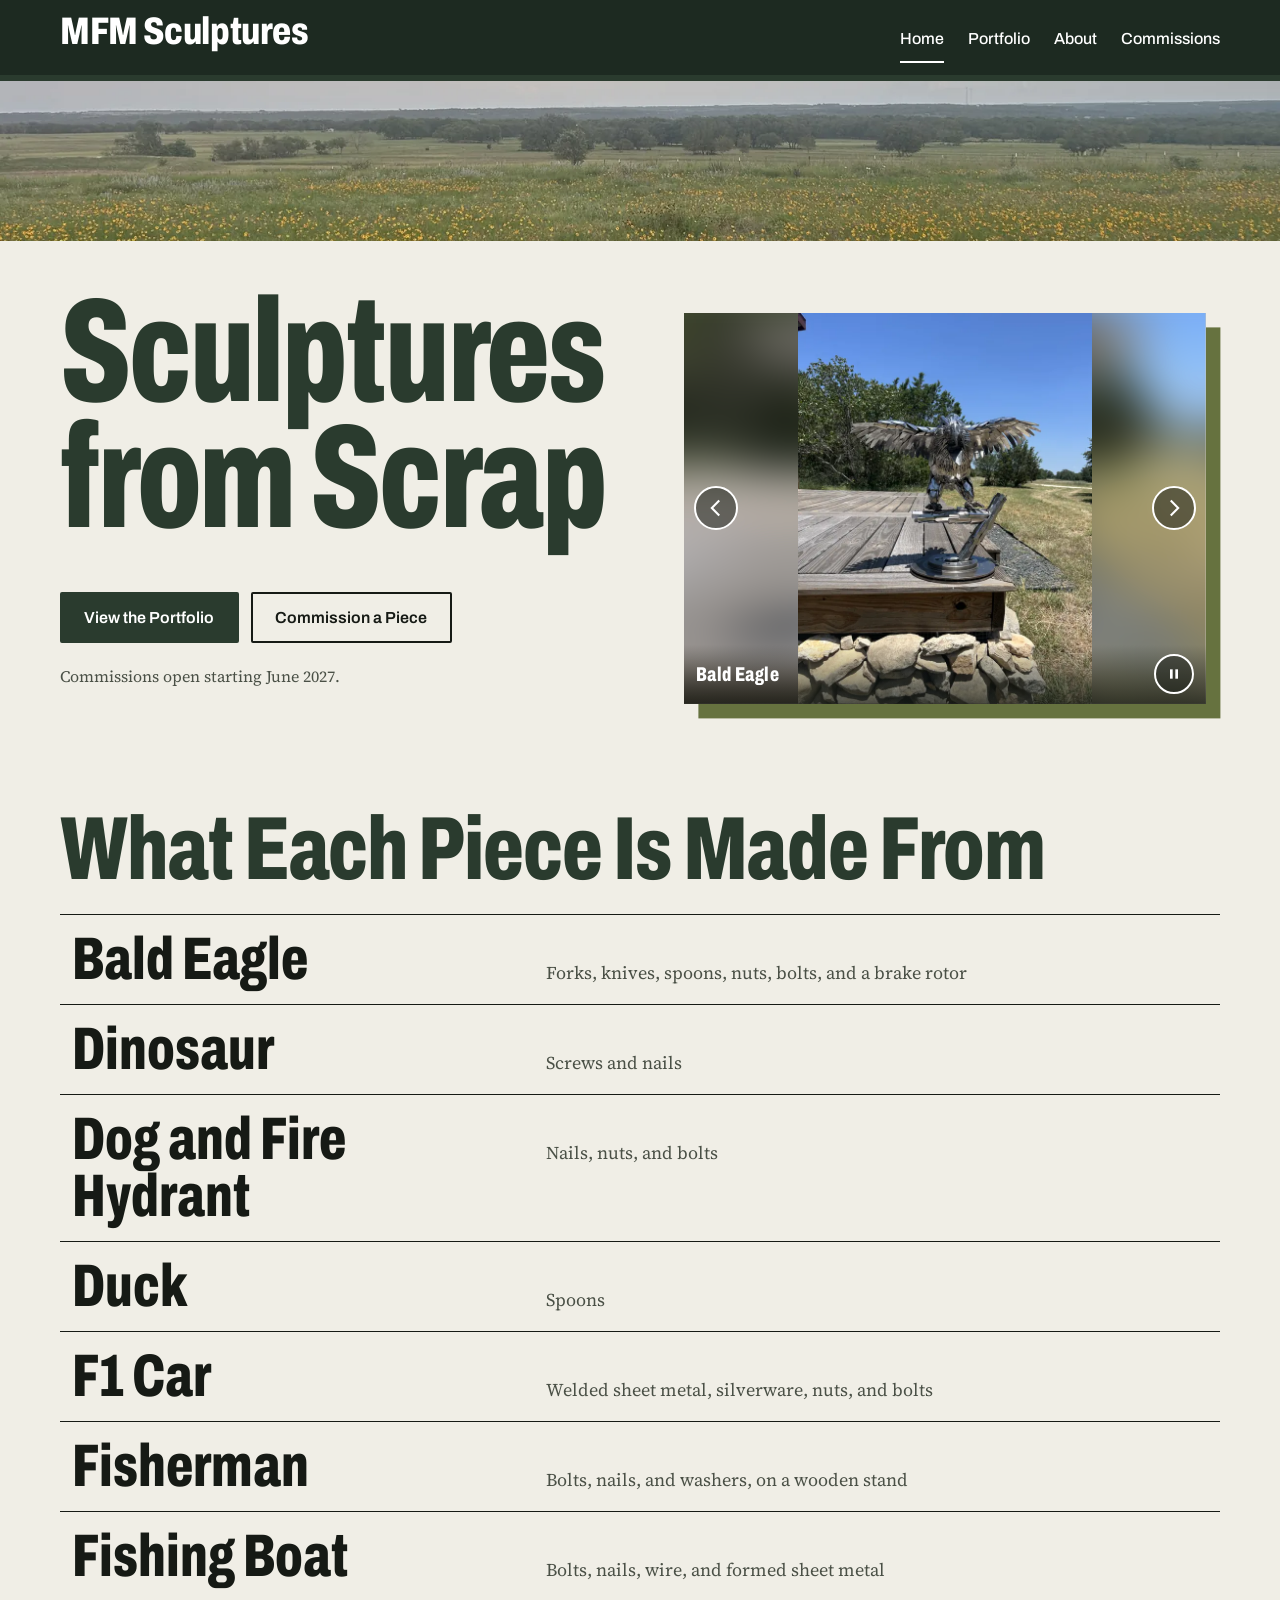
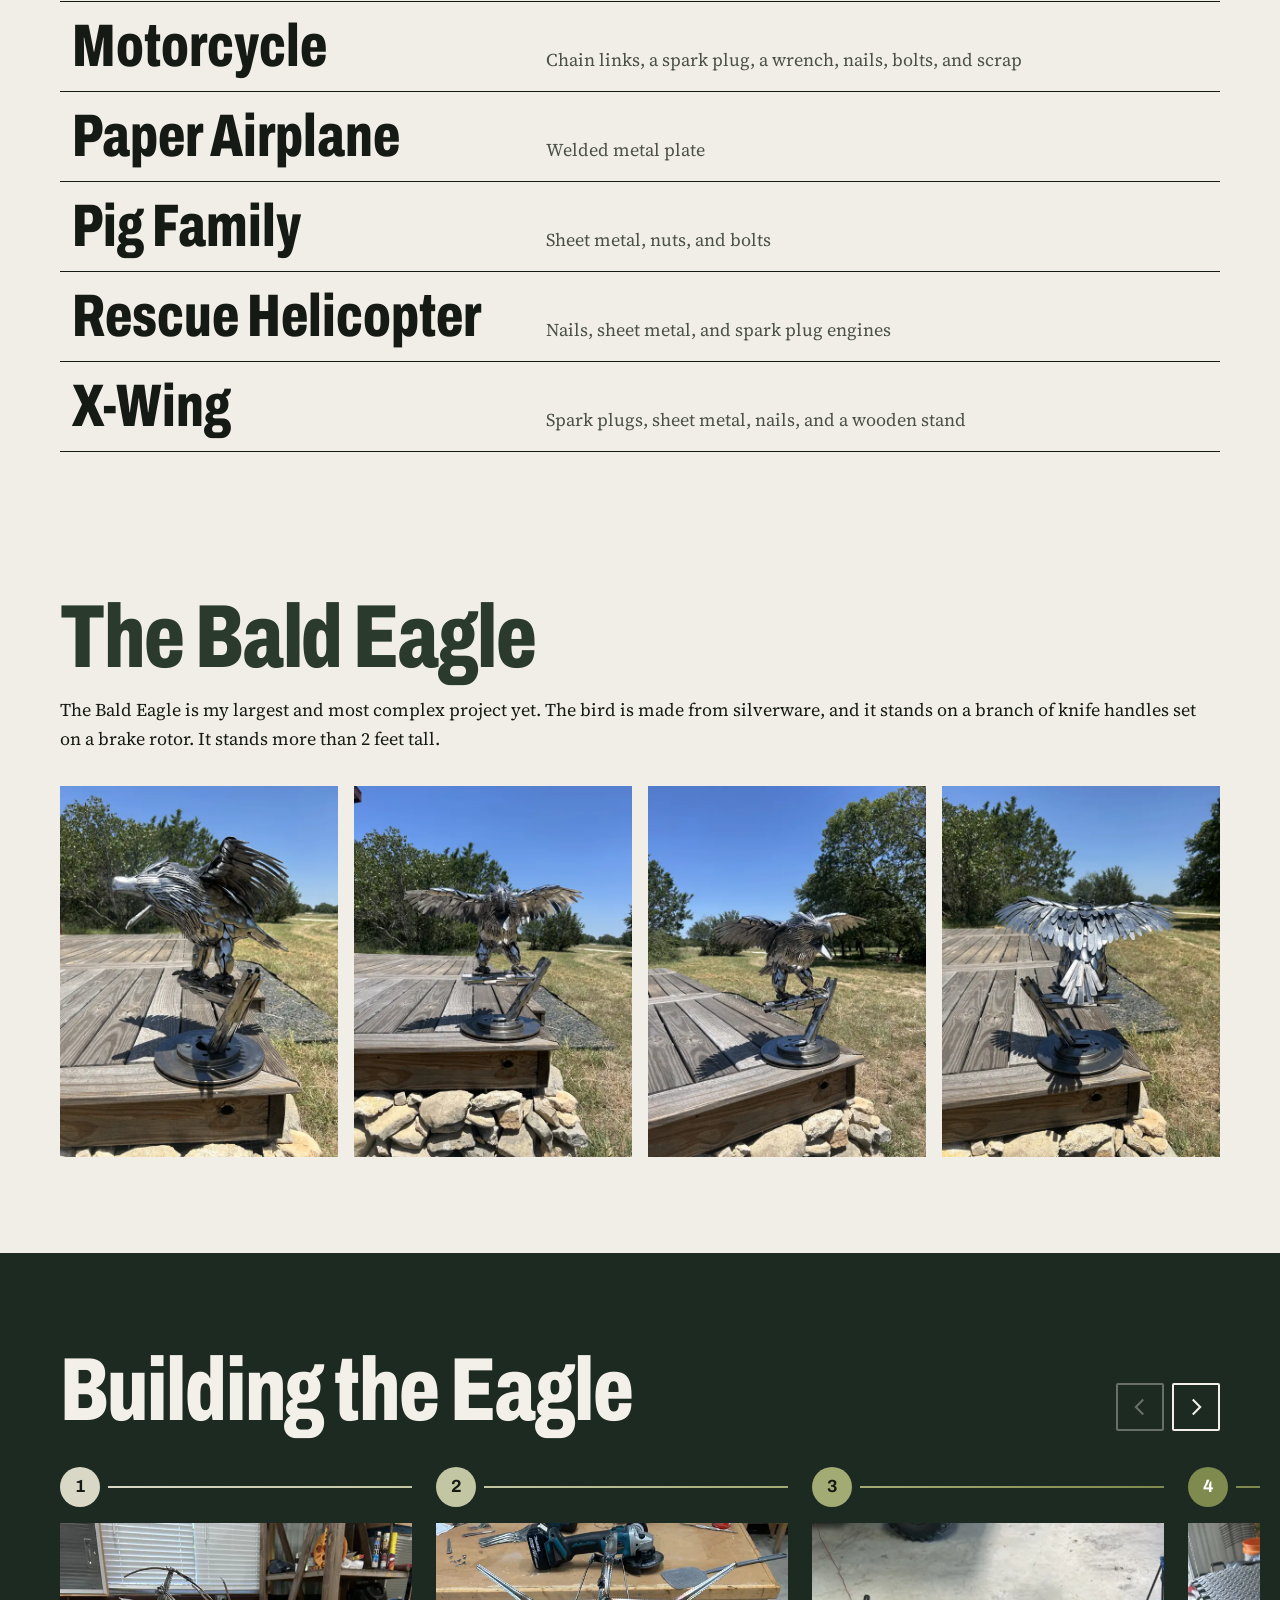
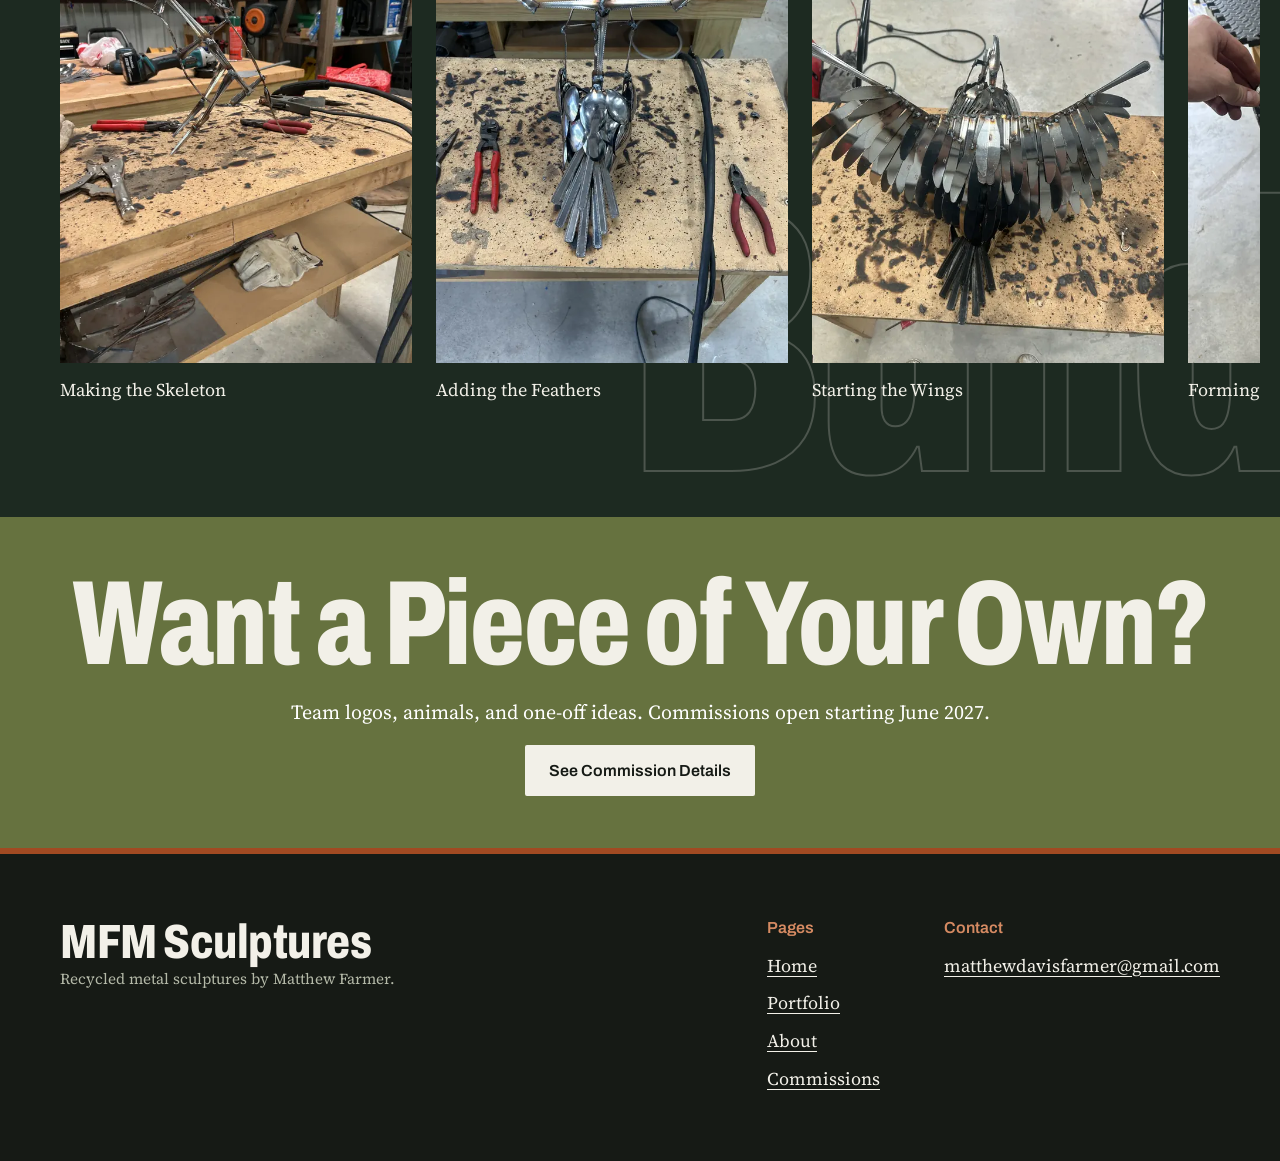
<file: index.html>
<!DOCTYPE html>
<html lang="en">
<head>
  <meta charset="UTF-8">
  <meta name="viewport" content="width=device-width, initial-scale=1">
  <title>MFM Sculptures | Recycled Metal Sculptures by Matthew Farmer</title>
  <meta name="description" content="Matthew Farmer builds recycled metal sculptures from silverware, bolts, and spark plugs. Animals, vehicles, and custom team logos. Commissions open June 2027.">
  <meta name="theme-color" content="#2a3b2e">
  <link rel="canonical" href="https://mdf2023.github.io/mfm-sculptures/">
  <link rel="icon" href="favicon.svg" type="image/svg+xml">
  <meta property="og:type" content="website">
  <meta property="og:site_name" content="MFM Sculptures">
  <meta property="og:title" content="MFM Sculptures | Recycled Metal Sculptures by Matthew Farmer">
  <meta property="og:description" content="Matthew Farmer builds recycled metal sculptures from silverware, bolts, and spark plugs. Animals, vehicles, and custom team logos. Commissions open June 2027.">
  <meta property="og:url" content="https://mdf2023.github.io/mfm-sculptures/">
  <meta property="og:image" content="https://mdf2023.github.io/mfm-sculptures/img/og-card.jpg">
  <meta property="og:image:width" content="1200">
  <meta property="og:image:height" content="630">
  <meta property="og:image:alt" content="MFM Sculptures: Sculptures from Scrap. Recycled metal sculptures by Matthew Farmer, with a silverware eagle.">
  <meta name="twitter:card" content="summary_large_image">
  <meta name="twitter:image" content="https://mdf2023.github.io/mfm-sculptures/img/og-card.jpg">
  <link rel="preload" href="fonts/archivo.woff2" as="font" type="font/woff2" crossorigin>
  <link rel="stylesheet" href="css/style.css">
  <script type="application/ld+json">{"@context": "https://schema.org", "@type": "Person", "name": "Matthew Farmer", "jobTitle": "Metal sculptor", "url": "https://mdf2023.github.io/mfm-sculptures/", "description": "Matthew Farmer builds recycled metal sculptures, including animals, vehicles, and custom team logos."}</script>
</head>
<body>
  <a class="skip-link" href="#main">Skip to Content</a>
  <header class="site-header">
    <div class="site-header__inner">
      <a class="wordmark" href="index.html">MFM Sculptures</a>
      <nav class="site-nav" aria-label="Main">
        <a href="index.html" aria-current="page">Home</a>
        <a href="portfolio.html">Portfolio</a>
        <a href="about.html">About</a>
        <a href="commissions.html">Commissions</a>
      </nav>
    </div>
  </header>
  <main id="main">
    <figure class="banner">
      <img src="img/ranch-banner-800.webp" srcset="img/ranch-banner-800.webp 800w, img/ranch-banner-1600.webp 1600w" sizes="100vw" width="1600" height="200" alt="Wildflowers across open ranch land under an evening sky" loading="lazy" decoding="async">
    </figure>

    <section class="hero" aria-labelledby="hero-title">
      <h1 class="hero__title" id="hero-title">Sculptures from Scrap</h1>
      <figure class="hero__photo" role="group" aria-roledescription="carousel" aria-label="Featured sculptures">
        <div class="hero__slides">
          <div class="hero__slide is-active" data-title="Bald Eagle"><span class="hero__fill" style="background-image: url('img/eagle-front-800.webp')" aria-hidden="true"></span><img class="hero__img" src="img/eagle-front-800.webp" srcset="img/eagle-front-800.webp 800w, img/eagle-front-1600.webp 1600w" sizes="(min-width: 860px) 48vw, 100vw" width="1200" height="1600" alt="Bald eagle sculpture made of silverware, on a wooden deck outdoors" fetchpriority="high"></div>
          <div class="hero__slide" data-title="F1 Car"><span class="hero__fill" style="background-image: url('img/f1-car-front-2-800.webp')" aria-hidden="true"></span><img class="hero__img" src="img/f1-car-front-2-800.webp" srcset="img/f1-car-front-2-800.webp 800w, img/f1-car-front-2-1600.webp 1600w" sizes="(min-width: 860px) 48vw, 100vw" width="1600" height="1200" alt="F1 car sculpture made of welded sheet metal and silverware" loading="lazy" decoding="async"></div>
          <div class="hero__slide" data-title="Motorcycle"><span class="hero__fill" style="background-image: url('img/motorcycle-side-800.webp')" aria-hidden="true"></span><img class="hero__img" src="img/motorcycle-side-800.webp" srcset="img/motorcycle-side-800.webp 800w, img/motorcycle-side-1600.webp 1600w" sizes="(min-width: 860px) 48vw, 100vw" width="1600" height="1200" alt="Motorcycle sculpture made of chain links, a spark plug, and a wrench" loading="lazy" decoding="async"></div>
          <div class="hero__slide" data-title="Rescue Helicopter"><span class="hero__fill" style="background-image: url('img/helicopter-side-2-800.webp')" aria-hidden="true"></span><img class="hero__img" src="img/helicopter-side-2-800.webp" srcset="img/helicopter-side-2-800.webp 800w, img/helicopter-side-2-1600.webp 1600w" sizes="(min-width: 860px) 48vw, 100vw" width="1600" height="1200" alt="Rescue helicopter sculpture made of nails, sheet metal, and spark plug engines" loading="lazy" decoding="async"></div>
          <div class="hero__slide" data-title="Fishing Boat"><span class="hero__fill" style="background-image: url('img/boat-800.webp')" aria-hidden="true"></span><img class="hero__img" src="img/boat-800.webp" srcset="img/boat-800.webp 800w, img/boat-1600.webp 1600w" sizes="(min-width: 860px) 48vw, 100vw" width="1200" height="1600" alt="Fishing boat sculpture made of bolts, nails, wire, and sheet metal" loading="lazy" decoding="async"></div>
        </div>
        <button class="hero__nav hero__nav--prev" id="hero-prev" type="button" aria-label="Previous photo">
          <svg viewBox="0 0 24 24" fill="none" stroke="currentColor" stroke-width="2.5" stroke-linecap="square" aria-hidden="true"><path d="M15 4 7 12l8 8"/></svg>
        </button>
        <button class="hero__nav hero__nav--next" id="hero-next" type="button" aria-label="Next photo">
          <svg viewBox="0 0 24 24" fill="none" stroke="currentColor" stroke-width="2.5" stroke-linecap="square" aria-hidden="true"><path d="m9 4 8 8-8 8"/></svg>
        </button>
        <figcaption class="hero__caption">
          <span class="hero__name" id="hero-name">Bald Eagle</span>
          <button class="hero__pause" id="hero-pause" type="button" aria-label="Pause the slideshow" aria-pressed="false">
            <svg class="hero__icon hero__icon--pause" viewBox="0 0 24 24" aria-hidden="true"><rect x="6" y="5" width="4" height="14"/><rect x="14" y="5" width="4" height="14"/></svg>
            <svg class="hero__icon hero__icon--play" viewBox="0 0 24 24" aria-hidden="true"><path d="M7 4.5v15l12-7.5z"/></svg>
          </button>
        </figcaption>
      </figure>
      <div class="hero__body">
        <div class="button-row">
          <a class="button button--solid" href="portfolio.html">View the Portfolio</a>
          <a class="button" href="commissions.html">Commission a Piece</a>
        </div>
        <p class="hero__note">Commissions open starting June 2027.</p>
      </div>
    </section>

    <section class="section section--tight-top" aria-labelledby="parts-title">
      <div class="wrap">
        <h2 class="h2" id="parts-title">What Each Piece Is Made From</h2>
        <ul class="parts">
        <li><a class="parts__row" href="portfolio.html#eagle"><span class="parts__piece">Bald Eagle</span><span class="parts__made">Forks, knives, spoons, nuts, bolts, and a brake rotor</span></a></li>
        <li><a class="parts__row" href="portfolio.html#dinosaur"><span class="parts__piece">Dinosaur</span><span class="parts__made">Screws and nails</span></a></li>
        <li><a class="parts__row" href="portfolio.html#dog"><span class="parts__piece">Dog and Fire Hydrant</span><span class="parts__made">Nails, nuts, and bolts</span></a></li>
        <li><a class="parts__row" href="portfolio.html#duck"><span class="parts__piece">Duck</span><span class="parts__made">Spoons</span></a></li>
        <li><a class="parts__row" href="portfolio.html#f1-car"><span class="parts__piece">F1 Car</span><span class="parts__made">Welded sheet metal, silverware, nuts, and bolts</span></a></li>
        <li><a class="parts__row" href="portfolio.html#fisherman"><span class="parts__piece">Fisherman</span><span class="parts__made">Bolts, nails, and washers, on a wooden stand</span></a></li>
        <li><a class="parts__row" href="portfolio.html#boat"><span class="parts__piece">Fishing Boat</span><span class="parts__made">Bolts, nails, wire, and formed sheet metal</span></a></li>
        <li><a class="parts__row" href="portfolio.html#motorcycle"><span class="parts__piece">Motorcycle</span><span class="parts__made">Chain links, a spark plug, a wrench, nails, bolts, and scrap</span></a></li>
        <li><a class="parts__row" href="portfolio.html#paper-airplane"><span class="parts__piece">Paper Airplane</span><span class="parts__made">Welded metal plate</span></a></li>
        <li><a class="parts__row" href="portfolio.html#pigs"><span class="parts__piece">Pig Family</span><span class="parts__made">Sheet metal, nuts, and bolts</span></a></li>
        <li><a class="parts__row" href="portfolio.html#helicopter"><span class="parts__piece">Rescue Helicopter</span><span class="parts__made">Nails, sheet metal, and spark plug engines</span></a></li>
        <li><a class="parts__row" href="portfolio.html#xwing"><span class="parts__piece">X-Wing</span><span class="parts__made">Spark plugs, sheet metal, nails, and a wooden stand</span></a></li>
        </ul>
      </div>
    </section>

    <section class="section section--tight-top" aria-labelledby="eagle-title">
      <div class="wrap">
        <h2 class="h2" id="eagle-title">The Bald Eagle</h2>
        <p class="eagle__text prose">The Bald Eagle is my largest and most complex project yet. The bird is made from silverware, and it stands on a branch of knife handles set on a brake rotor. It stands more than 2 feet tall.</p>
        <ul class="eagle-grid">
        <li><button class="photo-button" type="button" data-piece="eagle" data-index="0" aria-label="Open the eagle, right view"><img src="img/eagle-right-800.webp" srcset="img/eagle-right-800.webp 600w, img/eagle-right-1600.webp 1200w" sizes="(min-width: 860px) 22vw, 68vw" width="1200" height="1600" alt="Bald eagle sculpture, right view" loading="lazy" decoding="async"></button></li>
        <li><button class="photo-button" type="button" data-piece="eagle" data-index="1" aria-label="Open the eagle, front view"><img src="img/eagle-front-800.webp" srcset="img/eagle-front-800.webp 600w, img/eagle-front-1600.webp 1200w" sizes="(min-width: 860px) 22vw, 68vw" width="1200" height="1600" alt="Bald eagle sculpture, front view" loading="lazy" decoding="async"></button></li>
        <li><button class="photo-button" type="button" data-piece="eagle" data-index="2" aria-label="Open the eagle, left view"><img src="img/eagle-left-800.webp" srcset="img/eagle-left-800.webp 600w, img/eagle-left-1600.webp 1200w" sizes="(min-width: 860px) 22vw, 68vw" width="1200" height="1600" alt="Bald eagle sculpture, left view" loading="lazy" decoding="async"></button></li>
        <li><button class="photo-button" type="button" data-piece="eagle" data-index="3" aria-label="Open the eagle, back view"><img src="img/eagle-back-800.webp" srcset="img/eagle-back-800.webp 600w, img/eagle-back-1600.webp 1200w" sizes="(min-width: 860px) 22vw, 68vw" width="1200" height="1600" alt="Bald eagle sculpture, back view" loading="lazy" decoding="async"></button></li>
        </ul>
      </div>
    </section>

    <section class="section section--scale on-scale" aria-labelledby="process-title">
      <div class="wrap">
        <div class="steps-head">
          <div>
            <h2 class="h2" id="process-title">Building the Eagle</h2>
          </div>
          <div class="steps-controls">
            <button class="icon-button" id="steps-prev" type="button" aria-label="Previous step" disabled><svg viewBox="0 0 24 24" fill="none" stroke="currentColor" stroke-width="2.5" stroke-linecap="square" aria-hidden="true"><path d="M15 4 7 12l8 8"/></svg></button>
            <button class="icon-button" id="steps-next" type="button" aria-label="Next step"><svg viewBox="0 0 24 24" fill="none" stroke="currentColor" stroke-width="2.5" stroke-linecap="square" aria-hidden="true"><path d="m9 4 8 8-8 8"/></svg></button>
          </div>
        </div>
        <div class="steps-viewport" role="region" aria-label="Eagle build steps, scroll sideways" tabindex="0">
          <ol class="steps">
          <li class="steps__item">
            <div class="steps__top">
              <span class="steps__marker" style="--heat:#d9d7c6;--heat-ink:#161a15">1</span>
              <span class="steps__rule" style="--heat:#d9d7c6;--heat-next:#c3c6a3"></span>
            </div>
            <img class="steps__photo" src="img/eagle-process-1-800.webp" srcset="img/eagle-process-1-800.webp 600w, img/eagle-process-1-1600.webp 1200w" sizes="(min-width: 400px) 352px, 78vw" width="1200" height="1600" alt="Welding the eagle&#x27;s frame in the workshop" loading="lazy" decoding="async">
            <p class="steps__label">Making the Skeleton</p>
          </li>
          <li class="steps__item">
            <div class="steps__top">
              <span class="steps__marker" style="--heat:#c3c6a3;--heat-ink:#161a15">2</span>
              <span class="steps__rule" style="--heat:#c3c6a3;--heat-next:#a3ab74"></span>
            </div>
            <img class="steps__photo" src="img/eagle-process-2-800.webp" srcset="img/eagle-process-2-800.webp 600w, img/eagle-process-2-1600.webp 1200w" sizes="(min-width: 400px) 352px, 78vw" width="1200" height="1600" alt="The first feathers attached to the body" loading="lazy" decoding="async">
            <p class="steps__label">Adding the Feathers</p>
          </li>
          <li class="steps__item">
            <div class="steps__top">
              <span class="steps__marker" style="--heat:#a3ab74;--heat-ink:#161a15">3</span>
              <span class="steps__rule" style="--heat:#a3ab74;--heat-next:#7f8a4f"></span>
            </div>
            <img class="steps__photo" src="img/eagle-process-4-800.webp" srcset="img/eagle-process-4-800.webp 600w, img/eagle-process-4-1600.webp 1200w" sizes="(min-width: 400px) 352px, 78vw" width="1200" height="1600" alt="The wing feathers laid out on the bench" loading="lazy" decoding="async">
            <p class="steps__label">Starting the Wings</p>
          </li>
          <li class="steps__item">
            <div class="steps__top">
              <span class="steps__marker" style="--heat:#7f8a4f;--heat-ink:#ffffff">4</span>
              <span class="steps__rule" style="--heat:#7f8a4f;--heat-next:#66723f"></span>
            </div>
            <img class="steps__photo" src="img/eagle-process-5-800.webp" srcset="img/eagle-process-5-800.webp 600w, img/eagle-process-5-1600.webp 1200w" sizes="(min-width: 400px) 352px, 78vw" width="1200" height="1600" alt="Shaping the beak by hand" loading="lazy" decoding="async">
            <p class="steps__label">Forming the Beak</p>
          </li>
          <li class="steps__item">
            <div class="steps__top">
              <span class="steps__marker" style="--heat:#66723f;--heat-ink:#ffffff">5</span>
              <span class="steps__rule" style="--heat:#66723f;--heat-next:#a14a22"></span>
            </div>
            <img class="steps__photo" src="img/branch-process-1-800.webp" srcset="img/branch-process-1-800.webp 600w, img/branch-process-1-1600.webp 1200w" sizes="(min-width: 400px) 352px, 78vw" width="1200" height="1600" alt="Welding knife handles into the branch" loading="lazy" decoding="async">
            <p class="steps__label">Making the Tree Branch</p>
          </li>
          <li class="steps__item">
            <div class="steps__top">
              <span class="steps__marker" style="--heat:#a14a22;--heat-ink:#ffffff">6</span>
              <span class="steps__rule" style="--heat:#a14a22;--heat-next:#d58a62"></span>
            </div>
            <img class="steps__photo" src="img/eagle-process-6-800.webp" srcset="img/eagle-process-6-800.webp 600w, img/eagle-process-6-1600.webp 1200w" sizes="(min-width: 400px) 352px, 78vw" width="1200" height="1600" alt="The finished eagle back on the workbench" loading="lazy" decoding="async">
            <p class="steps__label">The Finished Eagle</p>
          </li>
          <li class="steps__item">
            <div class="steps__top">
              <span class="steps__marker" style="--heat:#d58a62;--heat-ink:#161a15">7</span>
              <span class="steps__rule" style="--heat:#d58a62;--heat-next:#d58a62"></span>
            </div>
            <img class="steps__photo" src="img/eagle-right-800.webp" srcset="img/eagle-right-800.webp 600w, img/eagle-right-1600.webp 1200w" sizes="(min-width: 400px) 352px, 78vw" width="1200" height="1600" alt="The finished bald eagle sculpture on a wooden deck outdoors, right view" loading="lazy" decoding="async">
            <p class="steps__label">The Finished Eagle Outdoors</p>
          </li>
          </ol>
        </div>
      </div>
    </section>

    <section class="section section--olive" aria-labelledby="cta-title">
      <div class="wrap">
        <div class="cta">
          <h2 class="h2" id="cta-title">Want a Piece of Your Own?</h2>
          <p class="lede">Team logos, animals, and one-off ideas. Commissions open starting June 2027.</p>
          <div class="button-row"><a class="button button--light" href="commissions.html">See Commission Details</a></div>
        </div>
      </div>
    </section>
  </main>
  <footer class="site-footer">
    <div class="site-footer__inner">
      <div>
        <a class="wordmark" href="index.html">MFM Sculptures</a>
        <p class="site-footer__fine">Recycled metal sculptures by Matthew Farmer.</p>
      </div>
      <div>
        <h2>Pages</h2>
        <ul>
          <li><a href="index.html">Home</a></li>
          <li><a href="portfolio.html">Portfolio</a></li>
          <li><a href="about.html">About</a></li>
          <li><a href="commissions.html">Commissions</a></li>
        </ul>
      </div>
      <div>
        <h2>Contact</h2>
        <ul>
          <li><a href="mailto:matthewdavisfarmer@gmail.com?subject=MFM%20Sculptures%20inquiry">matthewdavisfarmer@gmail.com</a></li>
        </ul>
      </div>
    </div>
  </footer>
  <button class="to-top" id="to-top" type="button" aria-label="Back to top">
    <svg viewBox="0 0 24 24" fill="none" stroke="currentColor" stroke-width="2.5" stroke-linecap="square" aria-hidden="true"><path d="M4 15 12 7l8 8"/></svg>
  </button>
  <dialog class="viewer" id="viewer" aria-labelledby="viewer-title">
    <div class="viewer__bar">
      <h2 class="viewer__title" id="viewer-title"></h2>
      <button class="viewer__close" type="button">Close</button>
    </div>
    <div class="viewer__stage">
      <button class="viewer__nav viewer__nav--prev" type="button" aria-label="Previous photo">
        <svg viewBox="0 0 24 24" fill="none" stroke="currentColor" stroke-width="2.5" stroke-linecap="square" aria-hidden="true"><path d="M15 4 7 12l8 8"/></svg>
      </button>
      <img class="viewer__img" src="[data-uri]" alt="" width="1200" height="900">
      <button class="viewer__nav viewer__nav--next" type="button" aria-label="Next photo">
        <svg viewBox="0 0 24 24" fill="none" stroke="currentColor" stroke-width="2.5" stroke-linecap="square" aria-hidden="true"><path d="m9 4 8 8-8 8"/></svg>
      </button>
    </div>
    <div class="viewer__foot">
      <p class="viewer__caption"></p>
      <p class="viewer__count" aria-live="polite"></p>
    </div>
  </dialog>
  <script src="js/pieces.js"></script>
  <script src="js/site.js" defer></script>
</body>
</html>
</file>
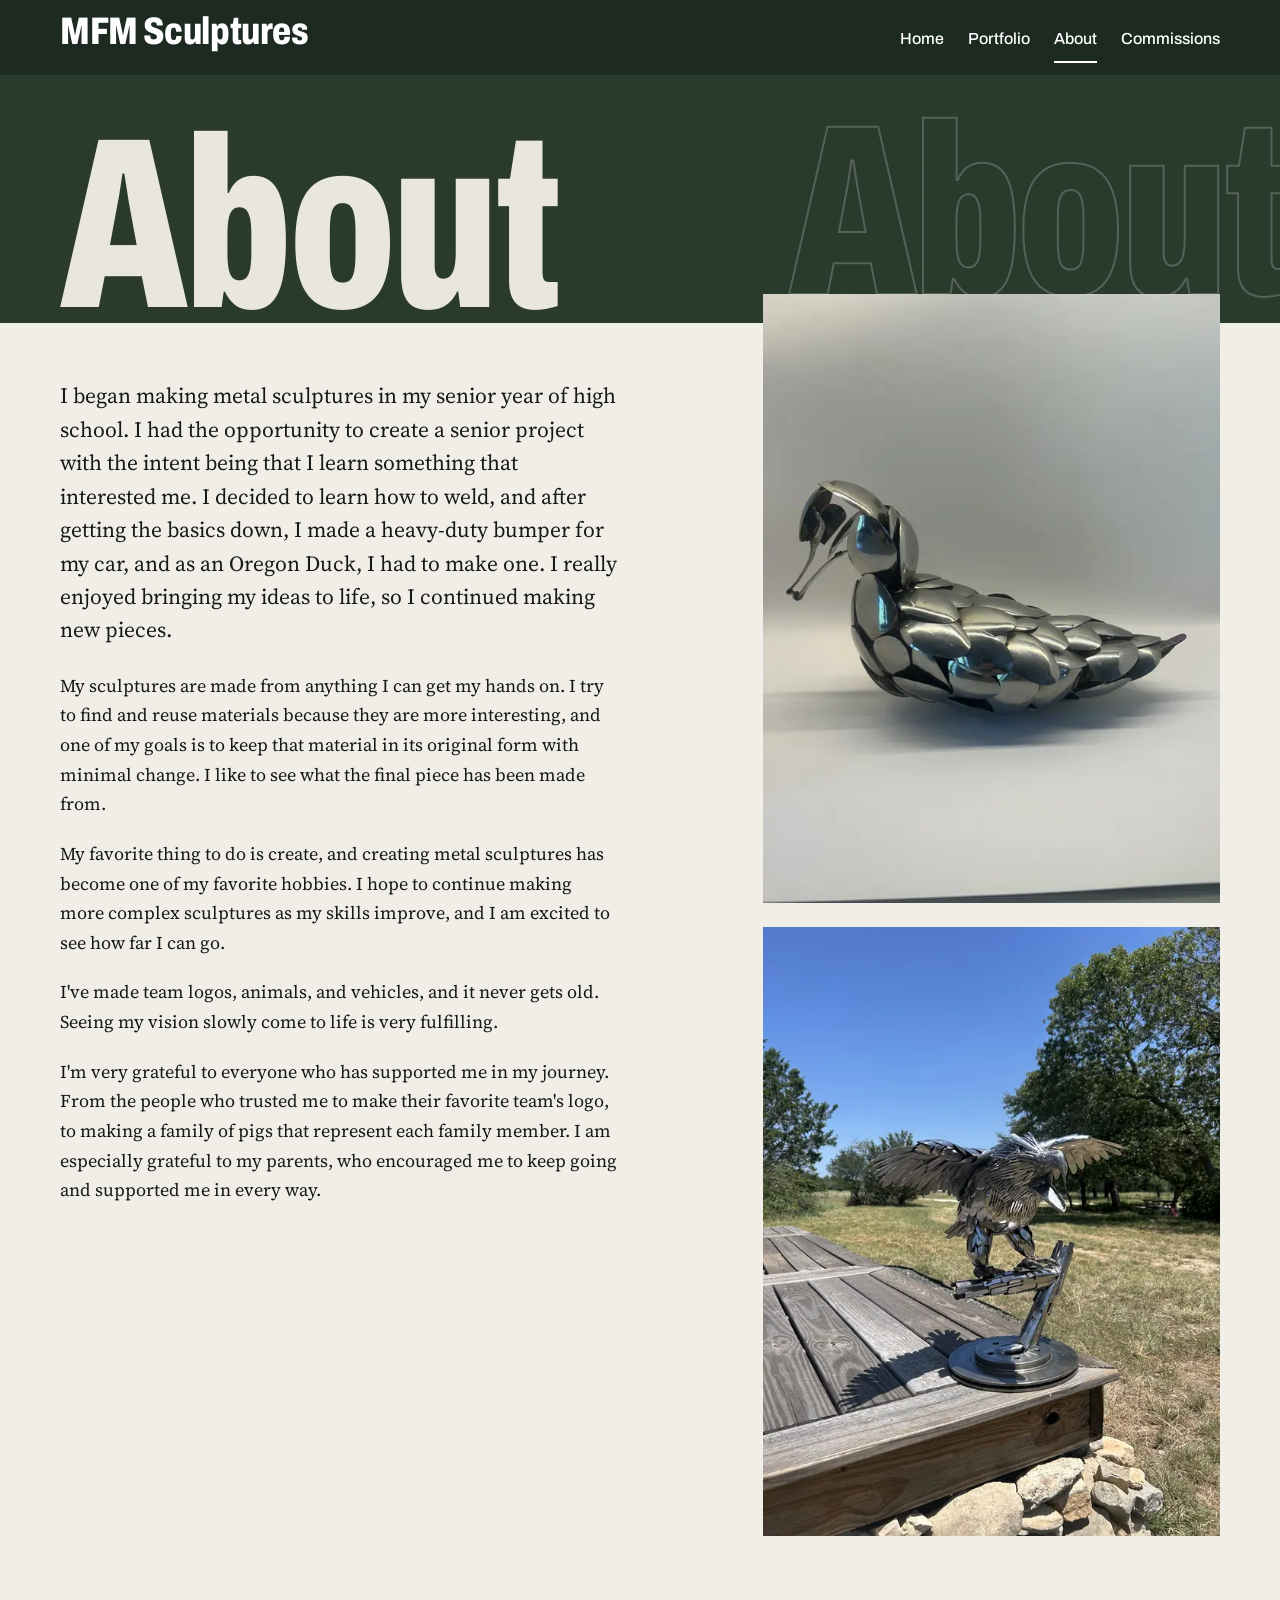
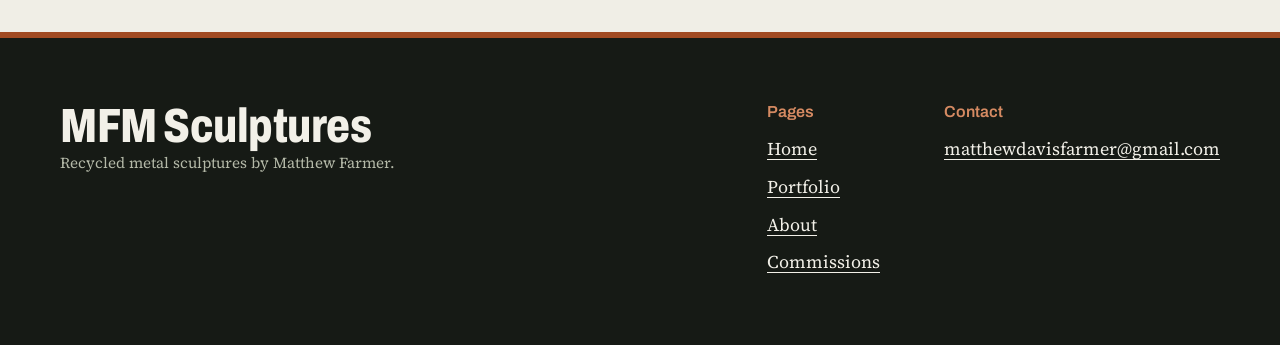
<file: about.html>
<!DOCTYPE html>
<html lang="en">
<head>
  <meta charset="UTF-8">
  <meta name="viewport" content="width=device-width, initial-scale=1">
  <title>About | MFM Sculptures</title>
  <meta name="description" content="Matthew Farmer started welding for a high school senior project and now builds recycled metal sculptures, from team logos to animals and vehicles.">
  <meta name="theme-color" content="#2a3b2e">
  <link rel="canonical" href="https://mdf2023.github.io/mfm-sculptures/about.html">
  <link rel="icon" href="favicon.svg" type="image/svg+xml">
  <meta property="og:type" content="website">
  <meta property="og:site_name" content="MFM Sculptures">
  <meta property="og:title" content="About | MFM Sculptures">
  <meta property="og:description" content="Matthew Farmer started welding for a high school senior project and now builds recycled metal sculptures, from team logos to animals and vehicles.">
  <meta property="og:url" content="https://mdf2023.github.io/mfm-sculptures/about.html">
  <meta property="og:image" content="https://mdf2023.github.io/mfm-sculptures/img/og-card.jpg">
  <meta property="og:image:width" content="1200">
  <meta property="og:image:height" content="630">
  <meta property="og:image:alt" content="MFM Sculptures: Sculptures from Scrap. Recycled metal sculptures by Matthew Farmer, with a silverware eagle.">
  <meta name="twitter:card" content="summary_large_image">
  <meta name="twitter:image" content="https://mdf2023.github.io/mfm-sculptures/img/og-card.jpg">
  <link rel="preload" href="fonts/archivo.woff2" as="font" type="font/woff2" crossorigin>
  <link rel="stylesheet" href="css/style.css">
</head>
<body>
  <a class="skip-link" href="#main">Skip to Content</a>
  <header class="site-header">
    <div class="site-header__inner">
      <a class="wordmark" href="index.html">MFM Sculptures</a>
      <nav class="site-nav" aria-label="Main">
        <a href="index.html">Home</a>
        <a href="portfolio.html">Portfolio</a>
        <a href="about.html" aria-current="page">About</a>
        <a href="commissions.html">Commissions</a>
      </nav>
    </div>
  </header>
  <main id="main">
    <section class="band" data-ghost="About" aria-labelledby="page-title">
      <div class="wrap">
        <h1 class="band__title" id="page-title">About</h1>
      </div>
    </section>

    <section class="section section--flush">
      <div class="wrap">
        <div class="split">
          <div>
            <div class="prose prose--first">
              <p class="bio-first">I began making metal sculptures in my senior year of high school. I had the opportunity to create a senior project with the intent being that I learn something that interested me. I decided to learn how to weld, and after getting the basics down, I made a heavy-duty bumper for my car, and as an Oregon Duck, I had to make one. I really enjoyed bringing my ideas to life, so I continued making new pieces.</p>
              <p>My sculptures are made from anything I can get my hands on. I try to find and reuse materials because they are more interesting, and one of my goals is to keep that material in its original form with minimal change. I like to see what the final piece has been made from.</p>
              <p>My favorite thing to do is create, and creating metal sculptures has become one of my favorite hobbies. I hope to continue making more complex sculptures as my skills improve, and I am excited to see how far I can go.</p>
              <p>I've made team logos, animals, and vehicles, and it never gets old. Seeing my vision slowly come to life is very fulfilling.</p>
              <p>I'm very grateful to everyone who has supported me in my journey. From the people who trusted me to make their favorite team's logo, to making a family of pigs that represent each family member. I am especially grateful to my parents, who encouraged me to keep going and supported me in every way.</p>
            </div>
          </div>
          <div class="split__photos pull">
            <figure><img src="img/duck-side-800.webp" srcset="img/duck-side-800.webp 600w, img/duck-side-1600.webp 1200w" sizes="(min-width: 900px) 40vw, 92vw" width="1200" height="1600" alt="Duck sculpture made from spoons" loading="lazy" decoding="async"></figure>
            <figure><img src="img/eagle-left-800.webp" srcset="img/eagle-left-800.webp 600w, img/eagle-left-1600.webp 1200w" sizes="(min-width: 900px) 40vw, 92vw" width="1200" height="1600" alt="Bald eagle sculpture outdoors on a wooden deck" loading="lazy" decoding="async"></figure>
          </div>
        </div>
      </div>
    </section>
  </main>
  <footer class="site-footer">
    <div class="site-footer__inner">
      <div>
        <a class="wordmark" href="index.html">MFM Sculptures</a>
        <p class="site-footer__fine">Recycled metal sculptures by Matthew Farmer.</p>
      </div>
      <div>
        <h2>Pages</h2>
        <ul>
          <li><a href="index.html">Home</a></li>
          <li><a href="portfolio.html">Portfolio</a></li>
          <li><a href="about.html">About</a></li>
          <li><a href="commissions.html">Commissions</a></li>
        </ul>
      </div>
      <div>
        <h2>Contact</h2>
        <ul>
          <li><a href="mailto:matthewdavisfarmer@gmail.com?subject=MFM%20Sculptures%20inquiry">matthewdavisfarmer@gmail.com</a></li>
        </ul>
      </div>
    </div>
  </footer>
  <button class="to-top" id="to-top" type="button" aria-label="Back to top">
    <svg viewBox="0 0 24 24" fill="none" stroke="currentColor" stroke-width="2.5" stroke-linecap="square" aria-hidden="true"><path d="M4 15 12 7l8 8"/></svg>
  </button>

  <script src="js/site.js" defer></script>
</body>
</html>
</file>
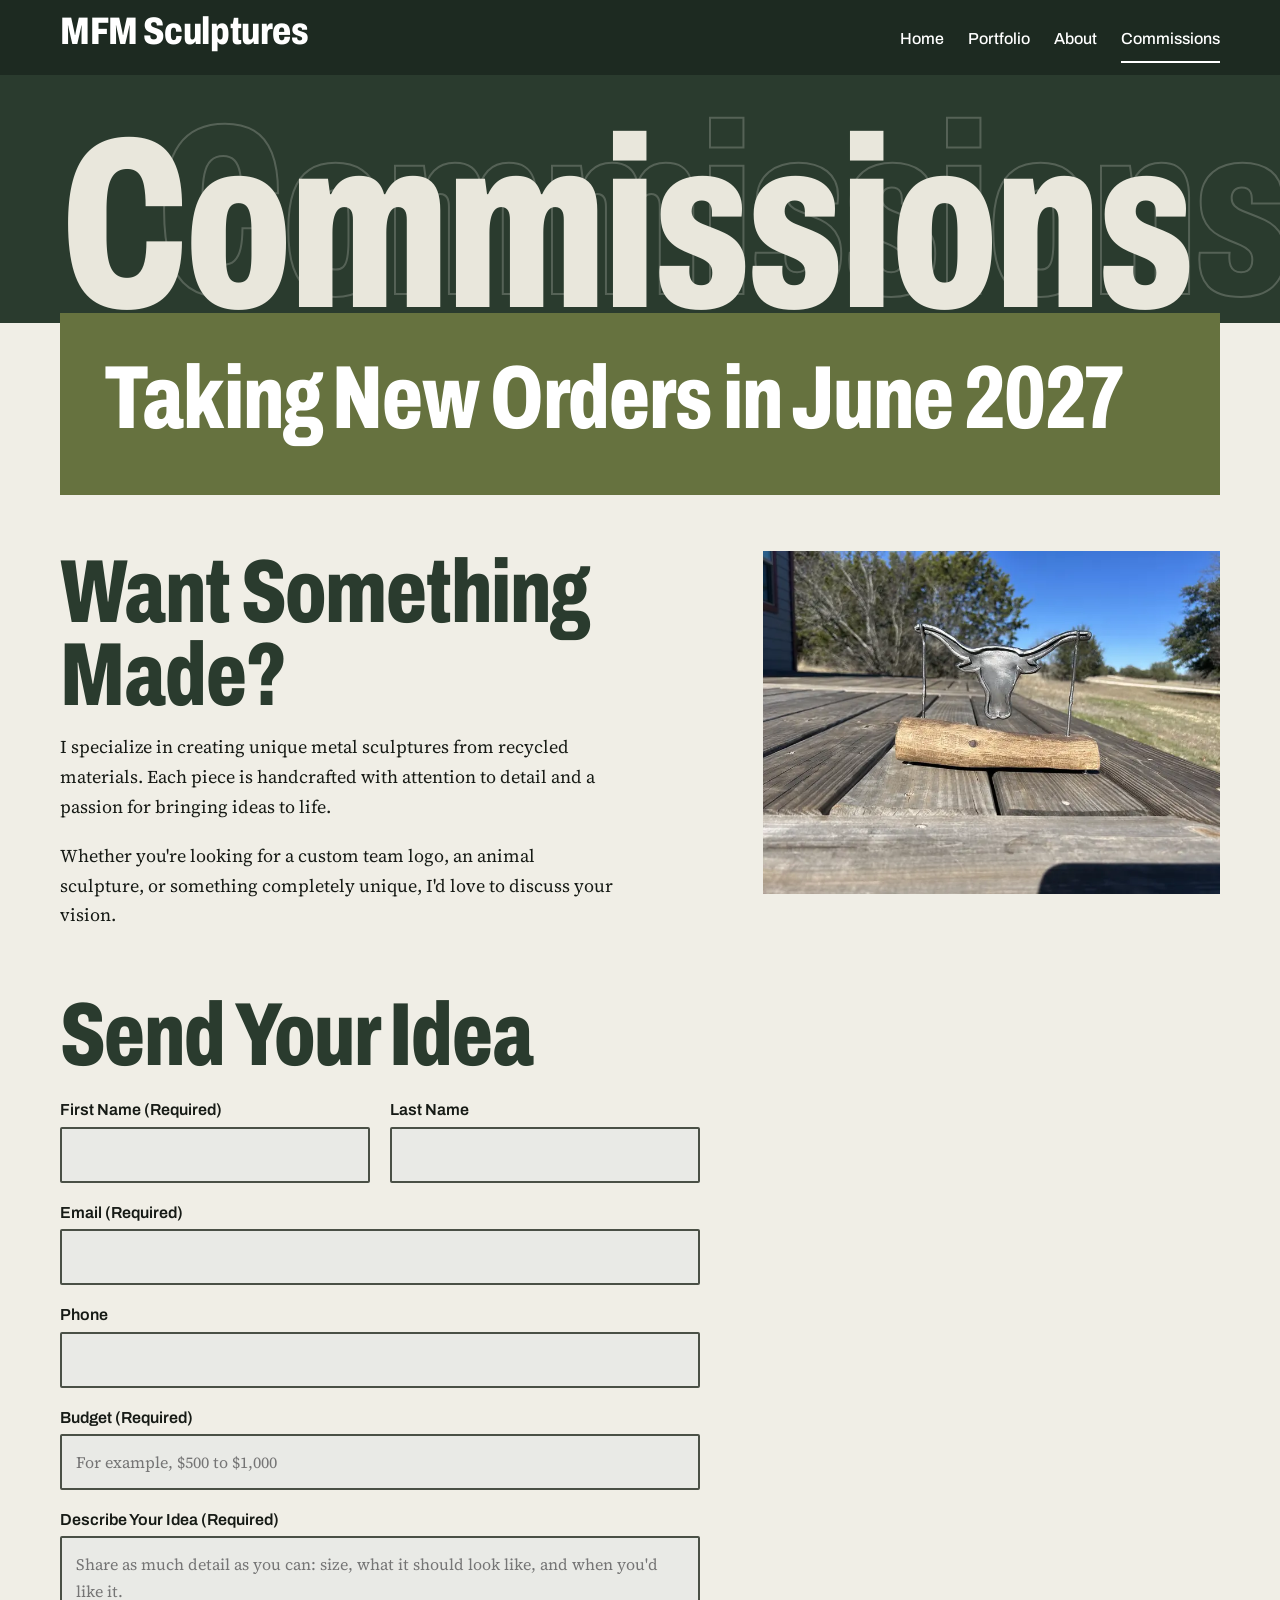
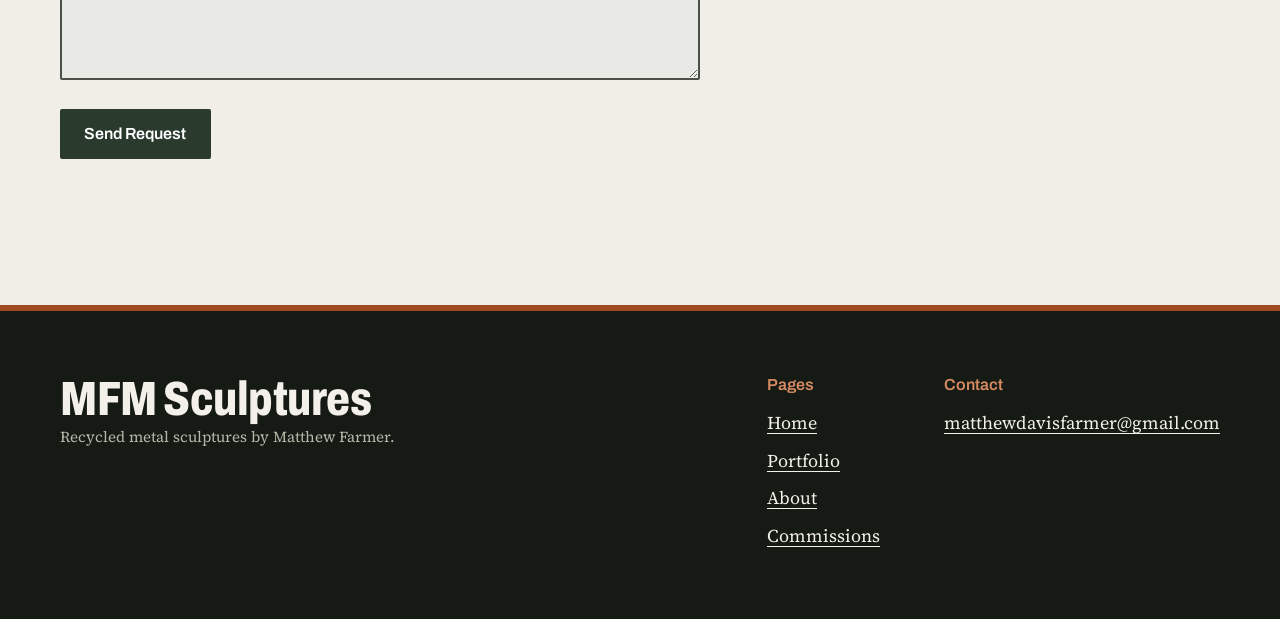
<file: commissions.html>
<!DOCTYPE html>
<html lang="en">
<head>
  <meta charset="UTF-8">
  <meta name="viewport" content="width=device-width, initial-scale=1">
  <title>Commissions | MFM Sculptures</title>
  <meta name="description" content="Commission a custom recycled metal sculpture from Matthew Farmer: team logos, animals, and one-off ideas. Orders open starting June 2027.">
  <meta name="theme-color" content="#2a3b2e">
  <link rel="canonical" href="https://mdf2023.github.io/mfm-sculptures/commissions.html">
  <link rel="icon" href="favicon.svg" type="image/svg+xml">
  <meta property="og:type" content="website">
  <meta property="og:site_name" content="MFM Sculptures">
  <meta property="og:title" content="Commissions | MFM Sculptures">
  <meta property="og:description" content="Commission a custom recycled metal sculpture from Matthew Farmer: team logos, animals, and one-off ideas. Orders open starting June 2027.">
  <meta property="og:url" content="https://mdf2023.github.io/mfm-sculptures/commissions.html">
  <meta property="og:image" content="https://mdf2023.github.io/mfm-sculptures/img/og-card.jpg">
  <meta property="og:image:width" content="1200">
  <meta property="og:image:height" content="630">
  <meta property="og:image:alt" content="MFM Sculptures: Sculptures from Scrap. Recycled metal sculptures by Matthew Farmer, with a silverware eagle.">
  <meta name="twitter:card" content="summary_large_image">
  <meta name="twitter:image" content="https://mdf2023.github.io/mfm-sculptures/img/og-card.jpg">
  <link rel="preload" href="fonts/archivo.woff2" as="font" type="font/woff2" crossorigin>
  <link rel="stylesheet" href="css/style.css">
</head>
<body>
  <a class="skip-link" href="#main">Skip to Content</a>
  <header class="site-header">
    <div class="site-header__inner">
      <a class="wordmark" href="index.html">MFM Sculptures</a>
      <nav class="site-nav" aria-label="Main">
        <a href="index.html">Home</a>
        <a href="portfolio.html">Portfolio</a>
        <a href="about.html">About</a>
        <a href="commissions.html" aria-current="page">Commissions</a>
      </nav>
    </div>
  </header>
  <main id="main">
    <section class="band" data-ghost="Commissions" aria-labelledby="page-title">
      <div class="wrap">
        <h1 class="band__title" id="page-title">Commissions</h1>
      </div>
    </section>

    <section class="section section--flush">
      <div class="wrap">
        <div class="notice pull">
          <h2 class="h2">Taking New Orders in June 2027</h2>
        </div>

        <div class="split">
          <div class="prose">
            <h2 class="h2">Want Something Made?</h2>
            <p>I specialize in creating unique metal sculptures from recycled materials. Each piece is handcrafted with attention to detail and a passion for bringing ideas to life.</p>
            <p>Whether you're looking for a custom team logo, an animal sculpture, or something completely unique, I'd love to discuss your vision.</p>
          </div>
          <div class="split__photos"><figure><img src="img/longhorn-front-800.webp" srcset="img/longhorn-front-800.webp 800w, img/longhorn-front-1600.webp 1600w" sizes="(min-width: 900px) 40vw, 92vw" width="1600" height="1200" alt="Texas Longhorns logo sculpture on a wooden stand, outdoors" loading="lazy" decoding="async"></figure></div>
        </div>

        <div class="form-block">
          <h2 class="h2">Send Your Idea</h2>
          <form class="form" id="commission-form" data-email="matthewdavisfarmer@gmail.com" data-endpoint="" novalidate>
            <div class="form__row">
              <div class="field">
                <label for="firstName">First Name (Required)</label>
                <input type="text" id="firstName" name="firstName" autocomplete="given-name" required>
              </div>
              <div class="field">
                <label for="lastName">Last Name</label>
                <input type="text" id="lastName" name="lastName" autocomplete="family-name">
              </div>
            </div>
            <div class="field">
              <label for="email">Email (Required)</label>
              <input type="email" id="email" name="email" autocomplete="email" required>
            </div>
            <div class="field">
              <label for="phone">Phone</label>
              <input type="tel" id="phone" name="phone" autocomplete="tel">
            </div>
            <div class="field">
              <label for="budget">Budget (Required)</label>
              <input type="text" id="budget" name="budget" placeholder="For example, $500 to $1,000" required>
            </div>
            <div class="field">
              <label for="description">Describe Your Idea (Required)</label>
              <textarea id="description" name="description" placeholder="Share as much detail as you can: size, what it should look like, and when you'd like it." required></textarea>
            </div>
            <div class="form__trap" aria-hidden="true">
              <label for="_gotcha">Leave This Field Empty</label>
              <input type="text" id="_gotcha" name="_gotcha" tabindex="-1" autocomplete="off">
            </div>
            <div><button class="button button--solid" type="submit">Send Request</button></div>
            <p class="form__status" id="form-status" role="status" aria-live="polite"></p>
          </form>
        </div>
      </div>
    </section>
  </main>
  <footer class="site-footer">
    <div class="site-footer__inner">
      <div>
        <a class="wordmark" href="index.html">MFM Sculptures</a>
        <p class="site-footer__fine">Recycled metal sculptures by Matthew Farmer.</p>
      </div>
      <div>
        <h2>Pages</h2>
        <ul>
          <li><a href="index.html">Home</a></li>
          <li><a href="portfolio.html">Portfolio</a></li>
          <li><a href="about.html">About</a></li>
          <li><a href="commissions.html">Commissions</a></li>
        </ul>
      </div>
      <div>
        <h2>Contact</h2>
        <ul>
          <li><a href="mailto:matthewdavisfarmer@gmail.com?subject=MFM%20Sculptures%20inquiry">matthewdavisfarmer@gmail.com</a></li>
        </ul>
      </div>
    </div>
  </footer>
  <button class="to-top" id="to-top" type="button" aria-label="Back to top">
    <svg viewBox="0 0 24 24" fill="none" stroke="currentColor" stroke-width="2.5" stroke-linecap="square" aria-hidden="true"><path d="M4 15 12 7l8 8"/></svg>
  </button>

  <script src="js/site.js" defer></script>
</body>
</html>
</file>
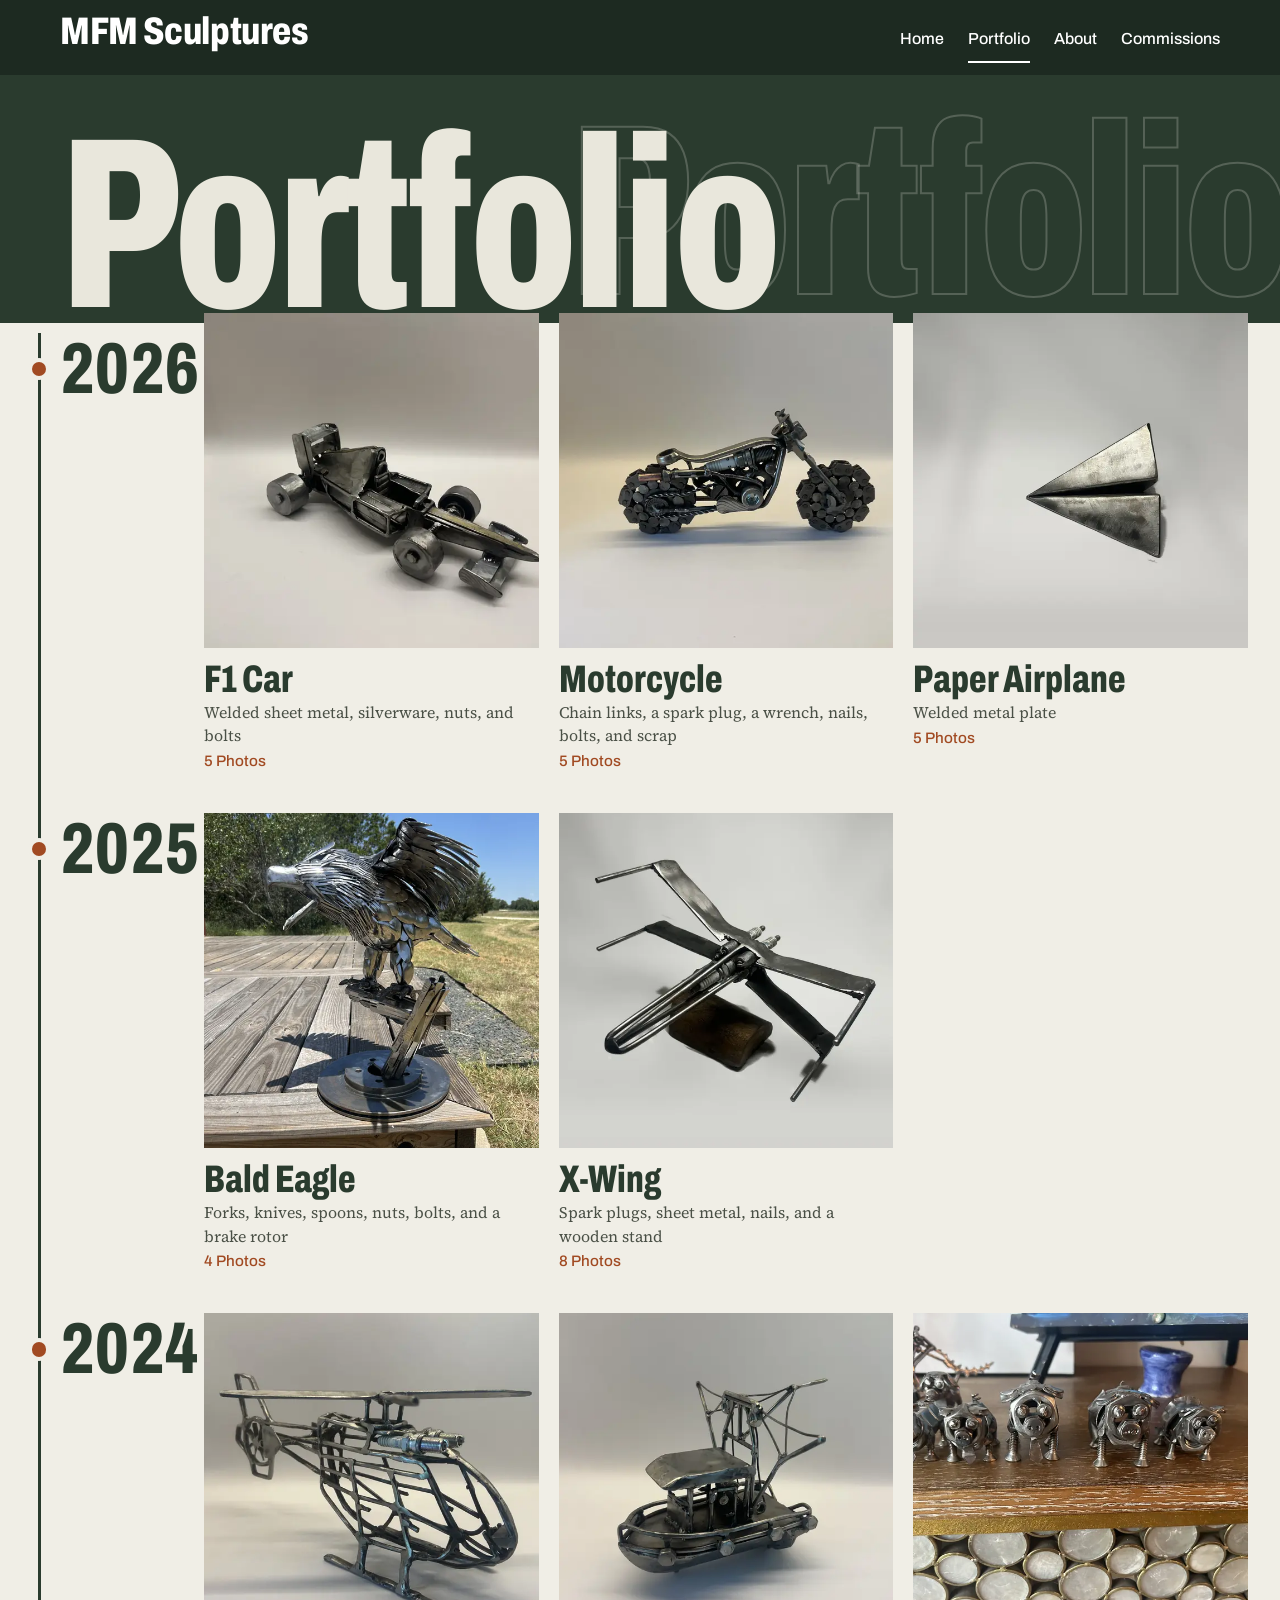
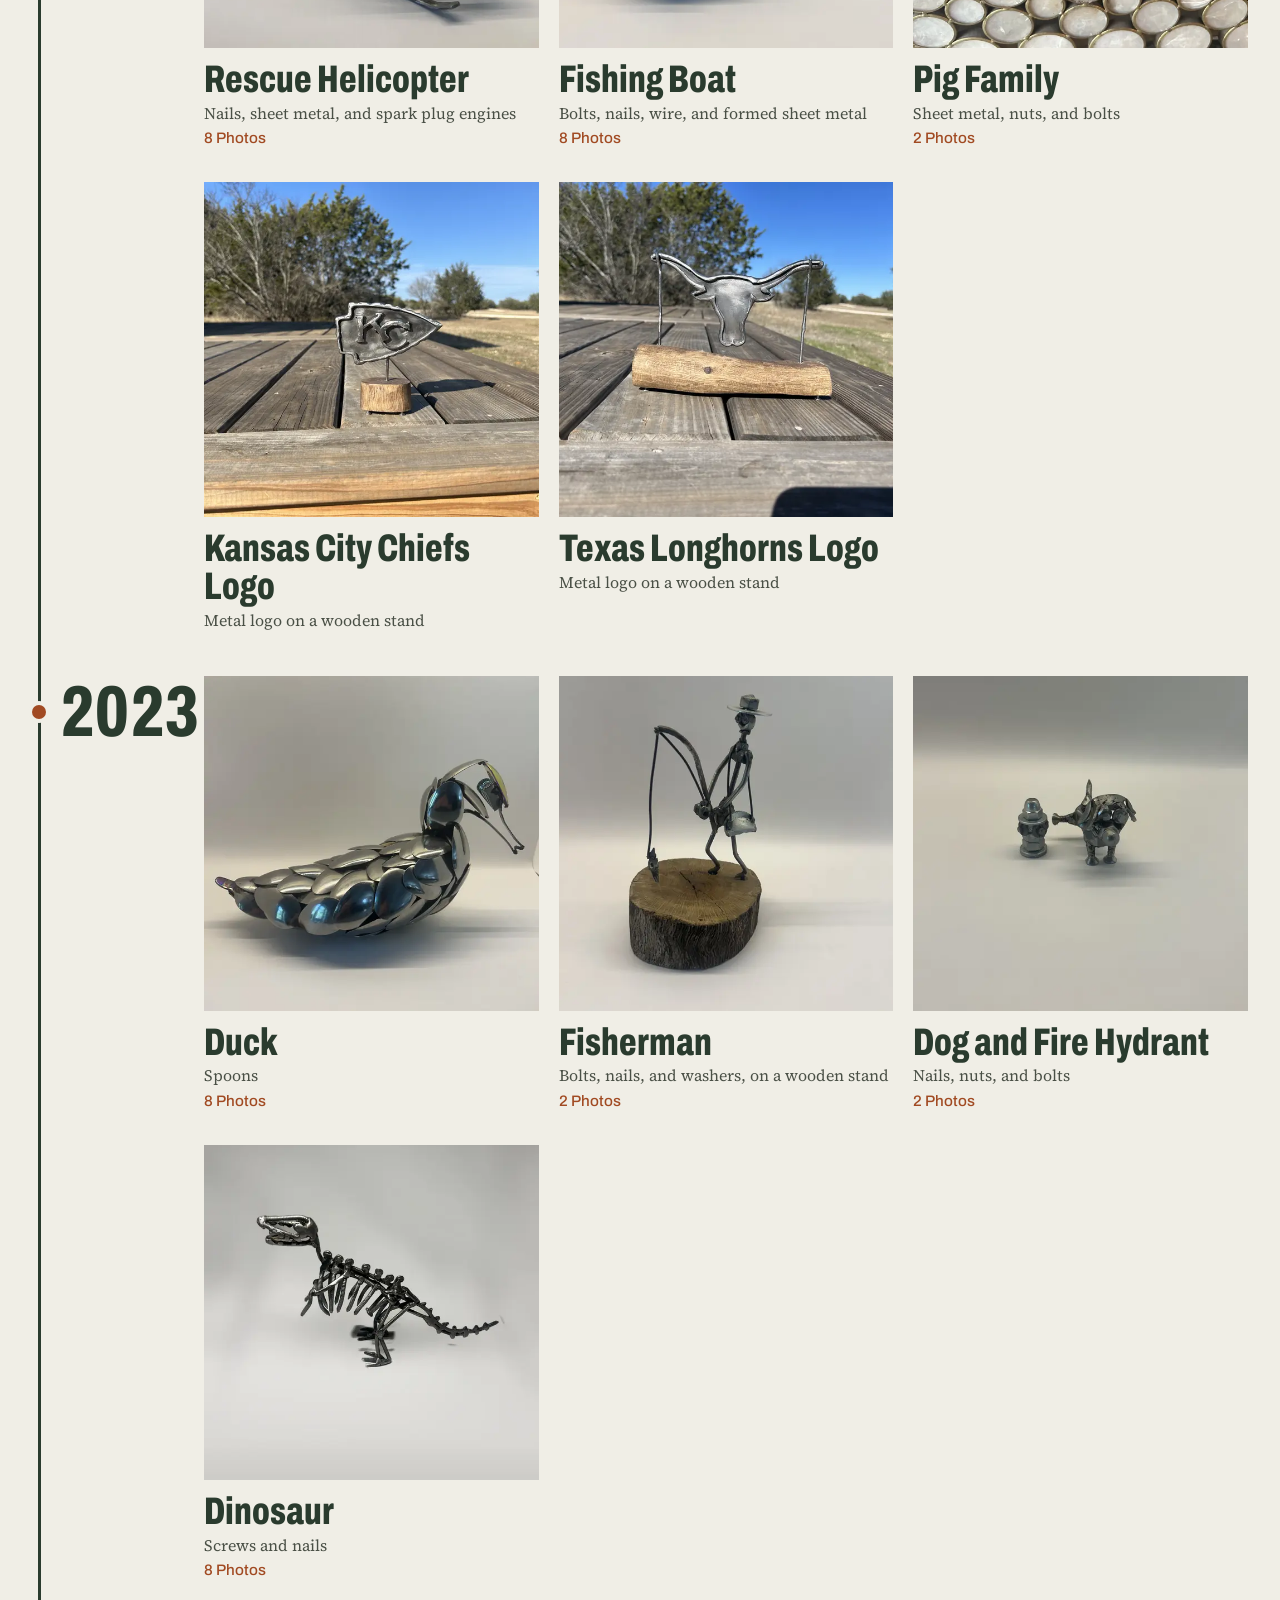
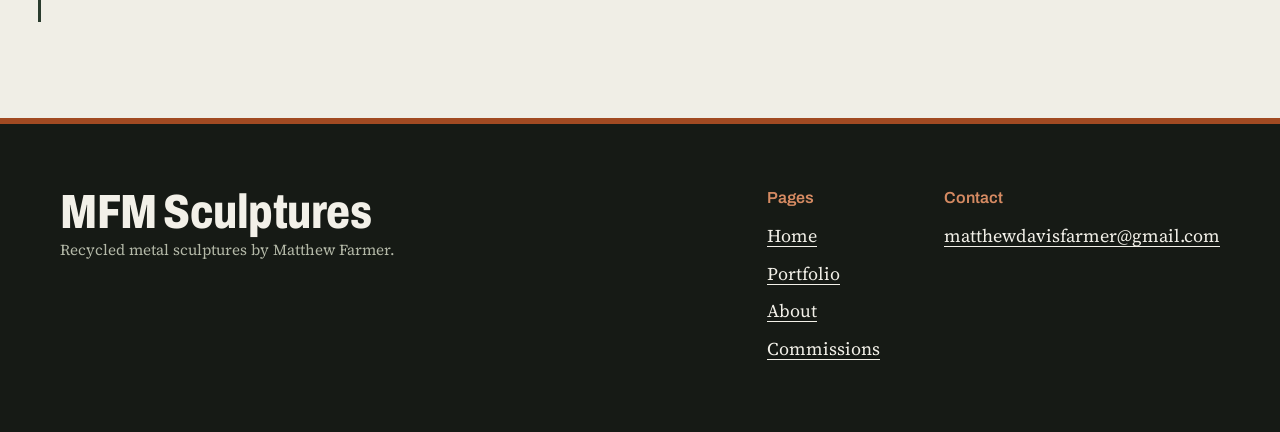
<file: portfolio.html>
<!DOCTYPE html>
<html lang="en">
<head>
  <meta charset="UTF-8">
  <meta name="viewport" content="width=device-width, initial-scale=1">
  <title>Portfolio | MFM Sculptures</title>
  <meta name="description" content="Recycled metal sculptures by Matthew Farmer: a duck of spoons, a silverware eagle, a fishing boat, a rescue helicopter, team logos, and more.">
  <meta name="theme-color" content="#2a3b2e">
  <link rel="canonical" href="https://mdf2023.github.io/mfm-sculptures/portfolio.html">
  <link rel="icon" href="favicon.svg" type="image/svg+xml">
  <meta property="og:type" content="website">
  <meta property="og:site_name" content="MFM Sculptures">
  <meta property="og:title" content="Portfolio | MFM Sculptures">
  <meta property="og:description" content="Recycled metal sculptures by Matthew Farmer: a duck of spoons, a silverware eagle, a fishing boat, a rescue helicopter, team logos, and more.">
  <meta property="og:url" content="https://mdf2023.github.io/mfm-sculptures/portfolio.html">
  <meta property="og:image" content="https://mdf2023.github.io/mfm-sculptures/img/og-card.jpg">
  <meta property="og:image:width" content="1200">
  <meta property="og:image:height" content="630">
  <meta property="og:image:alt" content="MFM Sculptures: Sculptures from Scrap. Recycled metal sculptures by Matthew Farmer, with a silverware eagle.">
  <meta name="twitter:card" content="summary_large_image">
  <meta name="twitter:image" content="https://mdf2023.github.io/mfm-sculptures/img/og-card.jpg">
  <link rel="preload" href="fonts/archivo.woff2" as="font" type="font/woff2" crossorigin>
  <link rel="stylesheet" href="css/style.css">
</head>
<body>
  <a class="skip-link" href="#main">Skip to Content</a>
  <header class="site-header">
    <div class="site-header__inner">
      <a class="wordmark" href="index.html">MFM Sculptures</a>
      <nav class="site-nav" aria-label="Main">
        <a href="index.html">Home</a>
        <a href="portfolio.html" aria-current="page">Portfolio</a>
        <a href="about.html">About</a>
        <a href="commissions.html">Commissions</a>
      </nav>
    </div>
  </header>
  <main id="main">
    <section class="band" data-ghost="Portfolio" aria-labelledby="page-title">
      <div class="wrap">
        <h1 class="band__title" id="page-title">Portfolio</h1>
      </div>
    </section>

    <section class="section section--flush">
      <div class="wrap wrap--wide">
        <div class="timeline pull">
          <section class="year" aria-labelledby="year-2026">
            <h2 class="year__label" id="year-2026">2026</h2>
            <ul class="tiles">
        <li class="tiles__item" id="f1-car-tile">
          <button class="tile" type="button" data-piece="f1-car">
            <span class="tile__photo"><img src="img/f1-car-front-2-800.webp" srcset="img/f1-car-front-2-800.webp 800w, img/f1-car-front-2-1600.webp 1600w" sizes="(min-width: 1000px) 31vw, (min-width: 600px) 46vw, 92vw" width="1600" height="1200" alt="F1 car, front three-quarter view" loading="lazy" decoding="async"></span>
            <span class="tile__title">F1 Car</span>
            <span class="tile__made">Welded sheet metal, silverware, nuts, and bolts</span>
            <span class="tile__count">5 Photos</span>
          </button>
        </li>
        <li class="tiles__item" id="motorcycle-tile">
          <button class="tile" type="button" data-piece="motorcycle">
            <span class="tile__photo"><img src="img/motorcycle-side-800.webp" srcset="img/motorcycle-side-800.webp 800w, img/motorcycle-side-1600.webp 1600w" sizes="(min-width: 1000px) 31vw, (min-width: 600px) 46vw, 92vw" width="1600" height="1200" alt="Motorcycle, side view" loading="lazy" decoding="async"></span>
            <span class="tile__title">Motorcycle</span>
            <span class="tile__made">Chain links, a spark plug, a wrench, nails, bolts, and scrap</span>
            <span class="tile__count">5 Photos</span>
          </button>
        </li>
        <li class="tiles__item" id="paper-airplane-tile">
          <button class="tile" type="button" data-piece="paper-airplane">
            <span class="tile__photo"><img src="img/paper-airplane-side-800.webp" srcset="img/paper-airplane-side-800.webp 600w, img/paper-airplane-side-1600.webp 1200w" sizes="(min-width: 1000px) 31vw, (min-width: 600px) 46vw, 92vw" width="1200" height="1600" alt="Paper airplane, side view" loading="lazy" decoding="async"></span>
            <span class="tile__title">Paper Airplane</span>
            <span class="tile__made">Welded metal plate</span>
            <span class="tile__count">5 Photos</span>
          </button>
        </li>
            </ul>
          </section>
          <section class="year" aria-labelledby="year-2025">
            <h2 class="year__label" id="year-2025">2025</h2>
            <ul class="tiles">
        <li class="tiles__item" id="eagle-tile">
          <button class="tile" type="button" data-piece="eagle">
            <span class="tile__photo"><img src="img/eagle-right-800.webp" srcset="img/eagle-right-800.webp 600w, img/eagle-right-1600.webp 1200w" sizes="(min-width: 1000px) 31vw, (min-width: 600px) 46vw, 92vw" width="1200" height="1600" alt="Bald eagle, right view" loading="lazy" decoding="async"></span>
            <span class="tile__title">Bald Eagle</span>
            <span class="tile__made">Forks, knives, spoons, nuts, bolts, and a brake rotor</span>
            <span class="tile__count">4 Photos</span>
          </button>
        </li>
        <li class="tiles__item" id="xwing-tile">
          <button class="tile" type="button" data-piece="xwing">
            <span class="tile__photo"><img src="img/xwing-front-3-800.webp" srcset="img/xwing-front-3-800.webp 600w, img/xwing-front-3-1600.webp 1200w" sizes="(min-width: 1000px) 31vw, (min-width: 600px) 46vw, 92vw" width="1200" height="1600" alt="X-wing, front three-quarter view from above" loading="lazy" decoding="async"></span>
            <span class="tile__title">X-Wing</span>
            <span class="tile__made">Spark plugs, sheet metal, nails, and a wooden stand</span>
            <span class="tile__count">8 Photos</span>
          </button>
        </li>
            </ul>
          </section>
          <section class="year" aria-labelledby="year-2024">
            <h2 class="year__label" id="year-2024">2024</h2>
            <ul class="tiles">
        <li class="tiles__item" id="helicopter-tile">
          <button class="tile" type="button" data-piece="helicopter">
            <span class="tile__photo"><img src="img/helicopter-side-2-800.webp" srcset="img/helicopter-side-2-800.webp 800w, img/helicopter-side-2-1600.webp 1600w" sizes="(min-width: 1000px) 31vw, (min-width: 600px) 46vw, 92vw" width="1600" height="1200" alt="Rescue helicopter, side view" loading="lazy" decoding="async"></span>
            <span class="tile__title">Rescue Helicopter</span>
            <span class="tile__made">Nails, sheet metal, and spark plug engines</span>
            <span class="tile__count">8 Photos</span>
          </button>
        </li>
        <li class="tiles__item" id="boat-tile">
          <button class="tile" type="button" data-piece="boat">
            <span class="tile__photo"><img src="img/boat-800.webp" srcset="img/boat-800.webp 600w, img/boat-1600.webp 1200w" sizes="(min-width: 1000px) 31vw, (min-width: 600px) 46vw, 92vw" width="1200" height="1600" alt="Fishing boat, three-quarter view" loading="lazy" decoding="async"></span>
            <span class="tile__title">Fishing Boat</span>
            <span class="tile__made">Bolts, nails, wire, and formed sheet metal</span>
            <span class="tile__count">8 Photos</span>
          </button>
        </li>
        <li class="tiles__item" id="pigs-tile">
          <button class="tile" type="button" data-piece="pigs">
            <span class="tile__photo"><img src="img/pigs-family-front-800.webp" srcset="img/pigs-family-front-800.webp 800w, img/pigs-family-front-1600.webp 1600w" sizes="(min-width: 1000px) 31vw, (min-width: 600px) 46vw, 92vw" width="1600" height="1200" alt="Pig family, front view" loading="lazy" decoding="async"></span>
            <span class="tile__title">Pig Family</span>
            <span class="tile__made">Sheet metal, nuts, and bolts</span>
            <span class="tile__count">2 Photos</span>
          </button>
        </li>
        <li class="tiles__item" id="chiefs-tile">
          <button class="tile" type="button" data-piece="chiefs">
            <span class="tile__photo"><img src="img/kansas-front-800.webp" srcset="img/kansas-front-800.webp 800w, img/kansas-front-1600.webp 1600w" sizes="(min-width: 1000px) 31vw, (min-width: 600px) 46vw, 92vw" width="1600" height="1200" alt="Kansas City Chiefs logo, front view" loading="lazy" decoding="async"></span>
            <span class="tile__title">Kansas City Chiefs Logo</span>
            <span class="tile__made">Metal logo on a wooden stand</span>
            
          </button>
        </li>
        <li class="tiles__item" id="longhorns-tile">
          <button class="tile" type="button" data-piece="longhorns">
            <span class="tile__photo"><img src="img/longhorn-front-800.webp" srcset="img/longhorn-front-800.webp 800w, img/longhorn-front-1600.webp 1600w" sizes="(min-width: 1000px) 31vw, (min-width: 600px) 46vw, 92vw" width="1600" height="1200" alt="Texas Longhorns logo, front view" loading="lazy" decoding="async"></span>
            <span class="tile__title">Texas Longhorns Logo</span>
            <span class="tile__made">Metal logo on a wooden stand</span>
            
          </button>
        </li>
            </ul>
          </section>
          <section class="year" aria-labelledby="year-2023">
            <h2 class="year__label" id="year-2023">2023</h2>
            <ul class="tiles">
        <li class="tiles__item" id="duck-tile">
          <button class="tile" type="button" data-piece="duck">
            <span class="tile__photo"><img src="img/duck-side-3-800.webp" srcset="img/duck-side-3-800.webp 600w, img/duck-side-3-1600.webp 1200w" sizes="(min-width: 1000px) 31vw, (min-width: 600px) 46vw, 92vw" width="1200" height="1600" alt="Duck, side view" loading="lazy" decoding="async"></span>
            <span class="tile__title">Duck</span>
            <span class="tile__made">Spoons</span>
            <span class="tile__count">8 Photos</span>
          </button>
        </li>
        <li class="tiles__item" id="fisherman-tile">
          <button class="tile" type="button" data-piece="fisherman">
            <span class="tile__photo"><img src="img/fisherman-800.webp" srcset="img/fisherman-800.webp 600w, img/fisherman-1600.webp 1200w" sizes="(min-width: 1000px) 31vw, (min-width: 600px) 46vw, 92vw" width="1200" height="1600" alt="Fisherman, front view" loading="lazy" decoding="async"></span>
            <span class="tile__title">Fisherman</span>
            <span class="tile__made">Bolts, nails, and washers, on a wooden stand</span>
            <span class="tile__count">2 Photos</span>
          </button>
        </li>
        <li class="tiles__item" id="dog-tile">
          <button class="tile" type="button" data-piece="dog">
            <span class="tile__photo"><img src="img/dog-800.webp" srcset="img/dog-800.webp 600w, img/dog-1600.webp 1200w" sizes="(min-width: 1000px) 31vw, (min-width: 600px) 46vw, 92vw" width="1200" height="1600" alt="Dog and fire hydrant, front view" loading="lazy" decoding="async"></span>
            <span class="tile__title">Dog and Fire Hydrant</span>
            <span class="tile__made">Nails, nuts, and bolts</span>
            <span class="tile__count">2 Photos</span>
          </button>
        </li>
        <li class="tiles__item" id="dinosaur-tile">
          <button class="tile" type="button" data-piece="dinosaur">
            <span class="tile__photo"><img src="img/dinosaur-side-800.webp" srcset="img/dinosaur-side-800.webp 600w, img/dinosaur-side-1600.webp 1200w" sizes="(min-width: 1000px) 31vw, (min-width: 600px) 46vw, 92vw" width="1200" height="1600" alt="Dinosaur, side view" loading="lazy" decoding="async"></span>
            <span class="tile__title">Dinosaur</span>
            <span class="tile__made">Screws and nails</span>
            <span class="tile__count">8 Photos</span>
          </button>
        </li>
            </ul>
          </section>
        </div>
      </div>
    </section>
  </main>
  <footer class="site-footer">
    <div class="site-footer__inner">
      <div>
        <a class="wordmark" href="index.html">MFM Sculptures</a>
        <p class="site-footer__fine">Recycled metal sculptures by Matthew Farmer.</p>
      </div>
      <div>
        <h2>Pages</h2>
        <ul>
          <li><a href="index.html">Home</a></li>
          <li><a href="portfolio.html">Portfolio</a></li>
          <li><a href="about.html">About</a></li>
          <li><a href="commissions.html">Commissions</a></li>
        </ul>
      </div>
      <div>
        <h2>Contact</h2>
        <ul>
          <li><a href="mailto:matthewdavisfarmer@gmail.com?subject=MFM%20Sculptures%20inquiry">matthewdavisfarmer@gmail.com</a></li>
        </ul>
      </div>
    </div>
  </footer>
  <button class="to-top" id="to-top" type="button" aria-label="Back to top">
    <svg viewBox="0 0 24 24" fill="none" stroke="currentColor" stroke-width="2.5" stroke-linecap="square" aria-hidden="true"><path d="M4 15 12 7l8 8"/></svg>
  </button>
  <dialog class="viewer" id="viewer" aria-labelledby="viewer-title">
    <div class="viewer__bar">
      <h2 class="viewer__title" id="viewer-title"></h2>
      <button class="viewer__close" type="button">Close</button>
    </div>
    <div class="viewer__stage">
      <button class="viewer__nav viewer__nav--prev" type="button" aria-label="Previous photo">
        <svg viewBox="0 0 24 24" fill="none" stroke="currentColor" stroke-width="2.5" stroke-linecap="square" aria-hidden="true"><path d="M15 4 7 12l8 8"/></svg>
      </button>
      <img class="viewer__img" src="[data-uri]" alt="" width="1200" height="900">
      <button class="viewer__nav viewer__nav--next" type="button" aria-label="Next photo">
        <svg viewBox="0 0 24 24" fill="none" stroke="currentColor" stroke-width="2.5" stroke-linecap="square" aria-hidden="true"><path d="m9 4 8 8-8 8"/></svg>
      </button>
    </div>
    <div class="viewer__foot">
      <p class="viewer__caption"></p>
      <p class="viewer__count" aria-live="polite"></p>
    </div>
  </dialog>
  <script src="js/pieces.js"></script>
  <script src="js/site.js" defer></script>
</body>
</html>
</file>
<file: css/style.css>
/* MFM Sculptures
   Palette: near-black, deep forest green, muted olive, and warm white, with
   one rust accent (the color of heat-tinted steel) used in small doses. */

@font-face {
  font-family: "Archivo";
  src: url("../fonts/archivo.woff2") format("woff2");
  font-weight: 100 900;
  font-stretch: 62% 125%;
  font-display: swap;
}

@font-face {
  font-family: "Source Serif 4";
  src: url("../fonts/source-serif-4.woff2") format("woff2");
  font-weight: 200 900;
  font-display: swap;
}

:root {
  --ground: #f0eee6;
  --ground-line: #cdc9ba;
  --ink: #161a15;
  --ink-soft: #4a5046;
  --scale: #1d2a21;
  --on-scale: #f2f0e8;
  --steel: #b4b9a8;
  --forest: #2a3b2e;
  --olive: #66723f;
  --link: #2a3b2e;
  --accent: #a14a22;
  --accent-soft: #d58a62;

  --display: "Archivo", "Arial Narrow", "Helvetica Neue", Arial, sans-serif;
  --text: "Source Serif 4", Georgia, "Times New Roman", serif;

  --measure: 62ch;
  --gutter: clamp(1rem, 4vw, 2.5rem);
  --max: 1240px;
}

*,
*::before,
*::after {
  box-sizing: border-box;
}

html {
  -webkit-text-size-adjust: 100%;
}

@media (prefers-reduced-motion: no-preference) {
  html {
    scroll-behavior: smooth;
  }
}

body {
  margin: 0;
  background: var(--ground);
  color: var(--ink);
  font: 400 1.125rem/1.65 var(--text);
  -webkit-font-smoothing: antialiased;
}

body:has(dialog[open]) {
  overflow: hidden;
}

img {
  display: block;
  max-width: 100%;
  height: auto;
}

a {
  color: var(--link);
  text-underline-offset: 0.2em;
}

:focus-visible {
  outline: 3px solid var(--link);
  outline-offset: 3px;
}

.on-scale :focus-visible,
.site-footer :focus-visible,
.viewer :focus-visible {
  outline-color: var(--on-scale);
}

.skip-link {
  position: absolute;
  left: var(--gutter);
  top: -4rem;
  z-index: 10;
  padding: 0.75rem 1rem;
  background: var(--ink);
  color: var(--ground);
  font: 600 1rem var(--display);
}

.skip-link:focus {
  top: 0.75rem;
}

/* Layout helpers */

.wrap {
  max-width: var(--max);
  margin: 0 auto;
  padding: 0 var(--gutter);
}

.section {
  padding: clamp(3rem, 8vw, 6rem) 0;
}

.section--scale {
  position: relative;
  overflow: hidden;
  background: var(--scale);
  color: var(--on-scale);
}

/* Outlined ghost word behind the steps; the step photos cover its lower part. */
.section--scale::before {
  content: "Build";
  content: "Build" / "";
  position: absolute;
  right: -0.03em;
  bottom: 0.05em;
  color: transparent;
  font: 800 clamp(9rem, 30vw, 26rem) / 0.8 var(--display);
  font-stretch: 66%;
  letter-spacing: -0.02em;
  -webkit-text-stroke: 2px rgba(240, 238, 230, 0.22);
  pointer-events: none;
}

.section--scale .wrap {
  position: relative;
}

.section--olive {
  background: var(--olive);
  color: #fff;
  /* Shorter than the other sections. Make the first number bigger for more
     space above and below the "Want a Piece of Your Own?" block. */
  padding: clamp(2rem, 4.5vw, 3.25rem) 0;
}

.section--flush {
  padding-top: 0;
}

.section--tight-top {
  padding-top: clamp(1.5rem, 4vw, 3rem);
}

.prose {
  max-width: var(--measure);
}

.prose p {
  margin: 0 0 1.1em;
}

.prose p:last-child {
  margin-bottom: 0;
}

/* Type */

.h1,
.h2 {
  margin: 0;
  font-family: var(--display);
  font-weight: 800;
  letter-spacing: -0.012em;
  text-wrap: balance;
}

.h1 {
  font-size: clamp(2.75rem, 7vw, 5rem);
  line-height: 0.95;
  font-stretch: 72%;
}

.h2 {
  color: var(--forest);
  font-size: clamp(2.6rem, 7vw, 5.75rem);
  line-height: 0.92;
  font-stretch: 70%;
}

.section--scale .h2,
.section--olive .h2 {
  color: var(--on-scale);
}

.lede {
  font-size: 1.25rem;
  line-height: 1.55;
}

/* Header */

.site-header {
  /* Same dark green as the eagle build section (--scale). */
  background: var(--scale);
  border-bottom: 6px solid var(--forest);
}

.site-header__inner {
  display: flex;
  flex-wrap: wrap;
  align-items: baseline;
  justify-content: space-between;
  gap: 0.25rem 2rem;
  max-width: var(--max);
  margin: 0 auto;
  padding: 0.75rem var(--gutter);
}

.wordmark {
  color: #fff;
  /* Logo size: change the 2.4rem. */
  font: 800 2.4rem/1 var(--display);
  font-stretch: 78%;
  letter-spacing: -0.01em;
  text-decoration: none;
  transition: color 150ms ease;
}

.wordmark:hover,
.wordmark:focus-visible {
  color: var(--accent-soft);
}

.site-nav {
  display: flex;
  flex-wrap: wrap;
  gap: 0 1.5rem;
}

.site-nav a {
  padding: 0.85rem 0;
  border-bottom: 2px solid transparent;
  color: #fff;
  font: 500 1rem/1 var(--display);
  text-decoration: none;
}

/* Menu links are white, and turn orange when you hover over them. */
.site-nav a:hover {
  border-bottom-color: var(--accent-soft);
  color: var(--accent-soft);
}

.site-nav a[aria-current="page"] {
  border-bottom-color: #fff;
  color: #fff;
}

/* Buttons */

.button {
  display: inline-block;
  padding: 0.95rem 1.4rem;
  border: 2px solid var(--ink);
  border-radius: 2px;
  background: transparent;
  color: var(--ink);
  font: 600 1rem/1 var(--display);
  text-decoration: none;
  cursor: pointer;
}

.button:hover {
  border-color: var(--link);
  color: var(--link);
}

.button--solid {
  border-color: var(--forest);
  background: var(--forest);
  color: #fff;
}

.button--solid:hover {
  border-color: var(--olive);
  background: var(--olive);
  color: #fff;
}

.button--light {
  border-color: var(--on-scale);
  background: var(--on-scale);
  color: var(--ink);
}

.button--light:hover {
  border-color: var(--ink);
  background: var(--ink);
  color: var(--on-scale);
}

.button-row {
  display: flex;
  flex-wrap: wrap;
  gap: 0.75rem;
}

/* Hero (home): the headline is huge and the photo sits on top of its right
   edge, so the last letters of some lines are covered but still readable. */

.hero {
  display: grid;
  max-width: var(--max);
  margin: 0 auto;
  padding: clamp(1.5rem, 4vw, 3rem) var(--gutter) clamp(2rem, 4.5vw, 3.5rem);
}

.hero__title {
  order: 0;
  position: relative;
  z-index: 0;
  margin: 0;
  color: var(--forest);
  /* Phones and small tablets: the size is worked out from the screen width so
     "Sculptures" and "from Scrap" each fill the full width before wrapping.
     The 3.85 is the fit: smaller makes the title bigger, bigger makes it smaller. */
  font: 800 min(9rem, calc((100vw - 2 * var(--gutter)) / 3.85)) / 0.86 var(--display);
  font-stretch: 66%;
  letter-spacing: -0.015em;
  text-wrap: balance;
}

.hero__photo {
  order: 1;
  position: relative;
  z-index: 1;
  /* Top number = space between the title and the photo on phones. */
  margin: 1.75rem 0.9rem 0 0;
  background: var(--ground-line);
  box-shadow: 0.9rem 0.9rem 0 var(--olive);
}

.hero__body {
  order: 2;
  padding-top: 2rem;
}

.hero__lede {
  max-width: 32ch;
  margin: 0 0 1.75rem;
  font-size: 1.35rem;
  line-height: 1.45;
}

.hero__note {
  margin: 1.25rem 0 0;
  color: var(--ink-soft);
  font-size: 1rem;
}

.hero__slides {
  position: relative;
  /* Hero photo shape: width / height. Phones use 5 / 4, wider screens 4 / 3
     (see the media query below). Bigger first number = wider and shorter. */
  aspect-ratio: 5 / 4;
  overflow: hidden;
  touch-action: pan-y; /* lets you swipe sideways on a phone, scroll up and down as usual */
}

/* Every slide is stacked in the same spot; only the active one is visible.
   The photo is never cropped: it is fitted inside the box, and the space
   around it is filled with a blurred copy of the same photo so the colors
   match. */
.hero__slide {
  position: absolute;
  inset: 0;
  overflow: hidden;
  background: var(--ground-line);
  opacity: 0;
  transition: opacity 900ms ease;
}

.hero__fill {
  position: absolute;
  inset: -12%;
  background-position: center;
  background-size: cover;
  filter: blur(24px) saturate(1.1);
}

.hero__slide.is-active {
  opacity: 1;
}

.hero__img {
  position: absolute;
  inset: 0;
  width: 100%;
  height: 100%;
  object-fit: contain;
}

/* Arrow buttons on the sides of the photo. */
.hero__nav {
  position: absolute;
  top: 50%;
  z-index: 2;
  display: grid;
  place-items: center;
  width: 2.75rem;
  height: 2.75rem;
  padding: 0;
  transform: translateY(-50%);
  border: 2px solid #fff;
  border-radius: 50%;
  background: rgba(22, 26, 21, 0.5);
  color: #fff;
  cursor: pointer;
}

.hero__nav--prev {
  left: 0.6rem;
}

.hero__nav--next {
  right: 0.6rem;
}

.hero__nav:hover,
.hero__nav:focus-visible {
  border-color: var(--accent);
  background: var(--accent);
}

.hero__nav svg {
  width: 1.25rem;
  height: 1.25rem;
}

.hero__caption {
  position: absolute;
  left: 0;
  right: 0;
  bottom: 0;
  display: flex;
  align-items: center;
  justify-content: space-between;
  gap: 1rem;
  padding: 0.6rem 0.75rem;
  background: linear-gradient(to top, rgba(22, 26, 21, 0.75), rgba(22, 26, 21, 0));
  color: #fff;
  pointer-events: none;
}

.hero__name {
  font: 800 1.25rem / 1 var(--display);
  font-stretch: 70%;
  letter-spacing: 0.02em;
}

.hero__pause {
  display: grid;
  place-items: center;
  width: 2.5rem;
  height: 2.5rem;
  padding: 0;
  border: 2px solid #fff;
  border-radius: 50%;
  background: rgba(22, 26, 21, 0.45);
  color: #fff;
  cursor: pointer;
  pointer-events: auto;
}

.hero__pause:hover,
.hero__pause:focus-visible {
  background: var(--accent);
  border-color: var(--accent);
}

.hero__icon {
  width: 1rem;
  height: 1rem;
  fill: currentColor;
}

.hero__icon--play,
.hero__pause[aria-pressed="true"] .hero__icon--pause {
  display: none;
}

.hero__pause[aria-pressed="true"] .hero__icon--play {
  display: block;
}

@media (min-width: 860px) {
  .hero {
    grid-template-columns: repeat(12, minmax(0, 1fr));
    column-gap: 1.5rem;
  }

  .hero__title {
    grid-column: 1 / 10;
    grid-row: 1;
    font-size: clamp(3.5rem, 11.5vw, 10rem);
  }

  .hero__photo {
    /* Photo columns: "7 / 13" starts at column 7 and ends at column 12.
       Use "6 / 13" for a wider photo, "8 / 13" for a narrower one. */
    grid-column: 7 / 13;
    grid-row: 1 / span 2;
    align-self: start;
    /* The last number is the gap between the title and the photo. */
    margin: 1.5rem 0.9rem 0 2rem;
  }

  .hero__slides {
    aspect-ratio: 4 / 3;
  }

  .hero__body {
    grid-column: 1 / 7;
    grid-row: 2;
    padding-top: 2.25rem;
  }
}

/* One orchestrated moment on load: the photo wipes up, the headline rises. */
@media (prefers-reduced-motion: no-preference) {
  .hero__slides {
    animation: wipe 1100ms cubic-bezier(0.2, 0.7, 0.2, 1) both;
  }

  .hero__title {
    animation: rise 800ms 150ms cubic-bezier(0.2, 0.7, 0.2, 1) both;
  }

  @keyframes wipe {
    from {
      clip-path: inset(100% 0 0 0);
    }
    to {
      clip-path: inset(0);
    }
  }

  @keyframes rise {
    from {
      opacity: 0;
      transform: translateY(0.5em);
    }
    to {
      opacity: 1;
      transform: none;
    }
  }
}

/* Banner (home): a wide photo that runs edge to edge under the hero. */

.banner {
  margin: 0;
}

.banner img {
  display: block;
  width: 100%;
  /* Banner height: width / height. Bigger first number = shorter banner
     (3 / 1 is tall, 5 / 1 is medium, 8 / 1 is a thin strip). */
  aspect-ratio: 8 / 1;
  object-fit: cover;
  /* Keeps the horizon in view when the photo is cropped. The second number
     moves the photo up inside the frame (bigger = shows more flowers, smaller
     = shows more sky). */
  object-position: 50% 52%;
}

@media (max-width: 600px) {
  .banner img {
    aspect-ratio: 5 / 1;
    object-position: 50% 75%;
  }
}

/* Parts list (home) */

.parts__intro {
  margin: 1rem 0 2.25rem;
}

.h2 + .parts {
  margin-top: 1.5rem;
}

.parts {
  margin: 0;
  padding: 0;
  list-style: none;
  border-bottom: 1px solid var(--ink);
}

.parts__row {
  display: grid;
  gap: 0.15rem 2rem;
  padding: 1rem 0.75rem;
  border-top: 1px solid var(--ink);
  color: var(--ink);
  text-decoration: none;
}

@media (min-width: 700px) {
  .parts__row {
    grid-template-columns: minmax(0, 1fr) minmax(0, 1.5fr);
    align-items: baseline;
  }
}

.parts__piece {
  font: 800 clamp(2rem, 5.5vw, 3.75rem) / 0.95 var(--display);
  font-stretch: 70%;
}

.parts__made {
  color: var(--ink-soft);
}

.parts__row:hover,
.parts__row:focus-visible {
  background: var(--forest);
  box-shadow: inset 6px 0 0 var(--accent);
  color: var(--on-scale);
}

.parts__row:hover .parts__piece,
.parts__row:focus-visible .parts__piece {
  color: #fff;
}

.parts__row:hover .parts__made,
.parts__row:focus-visible .parts__made {
  color: var(--on-scale);
}

/* Photo buttons (open the viewer) */

.photo-button {
  display: block;
  width: 100%;
  padding: 0;
  border: 0;
  background: var(--ground-line);
  cursor: pointer;
}

.photo-button img {
  width: 100%;
  aspect-ratio: 3 / 4;
  object-fit: cover;
}

.eagle__text {
  /* max-width: none lets the paragraph stretch to the full width of the
     photos below it. Delete this line to go back to a narrow text column. */
  max-width: none;
  margin: 1rem 0 2rem;
}

.eagle-grid {
  display: grid;
  grid-template-columns: repeat(2, minmax(0, 1fr));
  gap: 1rem;
  margin: 0;
  padding: 0;
  list-style: none;
}

/* Phones: the four photos sit in one row you can swipe sideways. The
   68% is how much of the screen each photo takes (smaller shows more of the
   next photo peeking in). Wider screens use the grid above. */
@media (max-width: 859px) {
  .eagle-grid {
    display: flex;
    gap: 0.75rem;
    margin: 0 calc(var(--gutter) * -1);
    padding: 0 var(--gutter) 1rem;
    overflow-x: auto;
    scroll-snap-type: x mandatory;
    scroll-padding-inline: var(--gutter);
    scrollbar-width: thin;
    scrollbar-color: var(--ink-soft) transparent;
  }

  .eagle-grid > li {
    flex: 0 0 68%;
    scroll-snap-align: start;
  }
}

@media (min-width: 860px) {
  .eagle-grid {
    grid-template-columns: repeat(4, minmax(0, 1fr));
  }
}

/* Build steps: marker colors follow the heat-tint order steel passes through */

.steps-head {
  display: flex;
  flex-wrap: wrap;
  align-items: flex-end;
  justify-content: space-between;
  gap: 1.5rem;
  margin-bottom: 2.25rem;
}

.steps-head p {
  margin: 0.75rem 0 0;
  color: var(--steel);
}

.steps-controls {
  display: flex;
  gap: 0.5rem;
}

.icon-button {
  display: inline-grid;
  place-items: center;
  width: 3rem;
  height: 3rem;
  padding: 0;
  border: 2px solid var(--on-scale);
  border-radius: 2px;
  background: transparent;
  color: var(--on-scale);
  cursor: pointer;
}

.icon-button:hover:not(:disabled) {
  background: var(--accent-soft);
  border-color: var(--accent-soft);
  color: var(--ink);
}

.icon-button:disabled {
  opacity: 0.35;
  cursor: default;
}

.icon-button svg {
  width: 1.25rem;
  height: 1.25rem;
}

.steps-viewport {
  margin: 0 calc(var(--gutter) * -1);
  padding: 0 var(--gutter) 1rem;
  overflow-x: auto;
  scroll-snap-type: x mandatory;
  scroll-padding-inline: var(--gutter);
  scrollbar-width: thin;
  scrollbar-color: var(--steel) transparent;
}

.steps {
  display: flex;
  gap: 1.5rem;
  margin: 0;
  padding: 0;
  list-style: none;
}

.steps__item {
  flex: 0 0 min(78vw, 22rem);
  scroll-snap-align: start;
}

.steps__top {
  display: flex;
  align-items: center;
  margin-bottom: 1rem;
}

.steps__marker {
  display: grid;
  flex: none;
  place-items: center;
  width: 2.5rem;
  height: 2.5rem;
  border-radius: 50%;
  background: var(--heat);
  color: var(--heat-ink);
  font: 700 1.1rem/1 var(--display);
}

.steps__rule {
  flex: 1;
  height: 2px;
  margin-left: 0.5rem;
  background: linear-gradient(90deg, var(--heat), var(--heat-next));
}

.steps__photo {
  width: 100%;
  aspect-ratio: 4 / 5;
  object-fit: cover;
  background: var(--ink);
}

.steps__label {
  margin: 0.75rem 0 0;
}

/* Call to action */

.cta {
  display: grid;
  gap: 1.1rem;
  justify-items: center;
  text-align: center;
}

.cta p {
  margin: 0;
}

/* The heading is sized from the screen width so it fills the page: one line
   on wider screens, two lines on phones. The 9.7 and 4.85 are the fit (smaller
   number = bigger text). */
.cta .h2 {
  font-size: min(5.5rem, calc((100vw - 2 * var(--gutter)) / 4.85));
}

@media (min-width: 860px) {
  .cta .h2 {
    font-size: min(7.5rem, calc((100vw - 2 * var(--gutter)) / 9.7));
  }
}

.cta .button-row {
  justify-content: center;
}

/* Portfolio */

.page-head {
  max-width: var(--measure);
  padding-bottom: clamp(1.5rem, 4vw, 2.5rem);
}

.page-head p {
  margin: 1rem 0 0;
}

/* Portfolio timeline: newest year at the top, oldest at the bottom */

.timeline {
  --rail: 3.25rem;
  --dot: 0.9rem;
}

.year {
  display: grid;
  grid-template-columns: var(--rail) minmax(0, 1fr);
  column-gap: clamp(0.75rem, 2.5vw, 1.75rem);
}

.year__label {
  position: relative;
  margin: 0;
  padding: 0.25rem 0 2rem 1.25rem;
  color: var(--forest);
  font: 800 1.9rem / 1 var(--display);
  font-stretch: 70%;
  letter-spacing: 0.02em;
  writing-mode: vertical-rl;
  transform: rotate(180deg);
  text-align: end;
  align-self: start;
}

/* The line runs the full height of every year so the years join up. */
.year::before {
  content: "";
  grid-column: 1;
  grid-row: 1;
  justify-self: start;
  width: 3px;
  margin-left: calc(var(--dot) / 2 - 1.5px);
  background: var(--forest);
}

.year > * {
  grid-row: 1;
}

.year__label {
  grid-column: 1;
}

.year .tiles {
  grid-column: 2;
}

/* The dot that marks where each year begins. */
.year::after {
  content: "";
  grid-column: 1;
  grid-row: 1;
  justify-self: start;
  align-self: start;
  width: var(--dot);
  height: var(--dot);
  margin-top: 0.35rem;
  border-radius: 50%;
  background: var(--accent);
  box-shadow: 0 0 0 4px var(--ground);
}

.year__label {
  margin-left: calc(var(--dot) + 0.15rem);
  padding-left: 0;
  padding-top: 1.75rem;
}

.tiles {
  display: grid;
  grid-template-columns: minmax(0, 1fr);
  gap: 0 1.25rem;
  align-items: start;
  margin: 0;
  padding: 0 0 0.5rem;
  list-style: none;
}

@media (min-width: 600px) {
  .tiles {
    grid-template-columns: repeat(2, minmax(0, 1fr));
  }
}

@media (min-width: 1000px) {
  .tiles {
    grid-template-columns: repeat(3, minmax(0, 1fr));
  }
}

@media (min-width: 760px) {
  .timeline {
    --rail: 9rem;
  }

  .year__label {
    margin-left: calc(var(--dot) + 0.9rem);
    padding-top: 0;
    writing-mode: horizontal-tb;
    transform: none;
    text-align: start;
    font-size: clamp(3rem, 6vw, 4.5rem);
  }

  .year::after {
    margin-top: calc(clamp(3rem, 6vw, 4.5rem) / 2 - var(--dot) / 2);
  }
}

.year:first-child::before,
.year:first-child::after,
.year:first-child .year__label {
  position: relative;
}

.year:first-child::before {
  margin-top: 1.25rem;
}

.year:first-child::after {
  top: 1.25rem;
}

.year:first-child .year__label {
  top: 1.25rem;
}

.tiles__item {
  break-inside: avoid;
  margin: 0 0 2.25rem;
}

.tile {
  display: block;
  width: 100%;
  padding: 0;
  border: 0;
  background: none;
  color: inherit;
  font: inherit;
  text-align: left;
  cursor: pointer;
}

.tile__photo {
  display: block;
  /* Every tile photo is cropped to the same square so the grid looks even.
     Change 1 / 1 to 4 / 5 for taller tiles, or 4 / 3 for wider ones. */
  aspect-ratio: 1 / 1;
  overflow: hidden;
  background: var(--ground-line);
}

.tile__photo img {
  display: block;
  width: 100%;
  height: 100%;
  object-fit: cover;
}

.wrap--wide {
  /* Wider than the normal page width, with less side padding, so the
     portfolio photos can be bigger on large screens. */
  max-width: 1560px;
  padding-left: clamp(1rem, 2.5vw, 2rem);
  padding-right: clamp(1rem, 2.5vw, 2rem);
}

.tile__title {
  display: block;
  margin-top: 0.75rem;
  color: var(--forest);
  font: 800 clamp(1.9rem, 3vw, 2.5rem) / 1 var(--display);
  font-stretch: 70%;
}

.tile__made {
  display: block;
  margin-top: 0.2rem;
  color: var(--ink-soft);
  font-size: 1rem;
  line-height: 1.45;
}

.tile__count {
  display: block;
  margin-top: 0.4rem;
  color: var(--accent);
  font: 500 0.95rem/1 var(--display);
}

.tile:hover .tile__title,
.tile:focus-visible .tile__title {
  color: var(--accent);
  text-decoration: underline;
  text-decoration-thickness: 2px;
  text-underline-offset: 0.2em;
}

/* About and commissions */

.split {
  display: grid;
  gap: 2.5rem;
}

@media (min-width: 900px) {
  .split {
    grid-template-columns: minmax(0, 7fr) minmax(0, 5fr);
    gap: 4rem;
    align-items: start;
  }
}

.split__photos {
  display: grid;
  gap: 1.5rem;
}

.split__photos figure {
  margin: 0;
  background: var(--ground-line);
}

.bio-first {
  font-size: 1.35rem;
  line-height: 1.55;
}

.notice {
  margin-bottom: clamp(2rem, 5vw, 3.5rem);
  padding: clamp(1.5rem, 4vw, 2.75rem);
  background: var(--olive);
  color: #fff;
}

.notice .h2 {
  color: #fff;
}

.notice .h2 {
  margin-bottom: 0.75rem;
}

.notice p {
  max-width: 52ch;
  margin: 0;
}

.form-block {
  margin-top: clamp(2.5rem, 6vw, 4rem);
}

.form-block .h2 {
  margin-bottom: 1.5rem;
}

.form {
  display: grid;
  gap: 1.25rem;
  max-width: 40rem;
}

.form__row {
  display: grid;
  gap: 1.25rem;
}

@media (min-width: 600px) {
  .form__row {
    grid-template-columns: 1fr 1fr;
  }
}

.field label {
  display: block;
  margin-bottom: 0.35rem;
  font: 600 1rem/1.3 var(--display);
}

.field input,
.field textarea {
  width: 100%;
  padding: 0.8rem 0.9rem;
  border: 2px solid var(--ink-soft);
  border-radius: 2px;
  background: #e9eae6;
  color: var(--ink);
  font: inherit;
  font-size: 1rem;
}

.field textarea {
  min-height: 9rem;
  resize: vertical;
}

.field__hint {
  margin: 0.3rem 0 0;
  color: var(--ink-soft);
  font-size: 0.95rem;
}

.form__trap {
  position: absolute;
  left: -9999px;
}

.form__status {
  min-height: 1.65em;
  margin: 0;
  font-weight: 600;
}

.form__status[data-state="error"] {
  color: #8a1f1f;
}

/* Footer */

.site-footer {
  border-top: 6px solid var(--accent);
  background: var(--ink);
  color: var(--on-scale);
}

.site-footer__inner {
  display: grid;
  gap: 2rem;
  max-width: var(--max);
  margin: 0 auto;
  padding: clamp(2.5rem, 6vw, 4rem) var(--gutter);
}

@media (min-width: 760px) {
  .site-footer__inner {
    grid-template-columns: 1fr auto auto;
    gap: 4rem;
  }
}

.site-footer .wordmark {
  color: var(--on-scale);
  font-size: clamp(2rem, 5vw, 3rem);
}

.site-footer h2 {
  margin: 0 0 0.6rem;
  font: 600 1rem/1.2 var(--display);
  color: var(--accent-soft);
}

.site-footer ul {
  margin: 0;
  padding: 0;
  list-style: none;
}

.site-footer li {
  margin: 0;
}

.site-footer a:not(.wordmark) {
  display: inline-block;
  padding: 0.25rem 0;
  color: var(--on-scale);
}

.site-footer__fine {
  margin: 0;
  color: var(--steel);
  font-size: 0.95rem;
}

/* Photo viewer (native dialog) */

.viewer {
  width: 100%;
  height: 100%;
  max-width: none;
  max-height: none;
  margin: 0;
  padding: 0;
  border: 0;
  background: rgba(14, 17, 13, 0.97);
  color: var(--on-scale);
}

.viewer::backdrop {
  background: rgba(14, 17, 13, 0.97);
}

.viewer[open] {
  display: flex;
  flex-direction: column;
}

.viewer__bar {
  display: flex;
  align-items: center;
  justify-content: space-between;
  gap: 1rem;
  padding: 0.9rem var(--gutter);
}

.viewer__title {
  margin: 0;
  font: 700 1.35rem/1.1 var(--display);
  font-stretch: 80%;
}

.viewer__close {
  padding: 0.7rem 1.1rem;
  border: 2px solid var(--steel);
  border-radius: 2px;
  background: transparent;
  color: var(--on-scale);
  font: 600 1rem/1 var(--display);
  cursor: pointer;
}

.viewer__close:hover {
  border-color: var(--accent-soft);
  color: var(--accent-soft);
}

.viewer__stage {
  position: relative;
  display: flex;
  flex: 1;
  align-items: center;
  justify-content: center;
  min-height: 0;
  padding: 0 var(--gutter);
}

.viewer__img {
  width: auto;
  max-width: 100%;
  height: auto;
  max-height: calc(100dvh - 11.5rem);
  object-fit: contain;
}

.viewer__nav {
  position: absolute;
  top: 50%;
  display: grid;
  place-items: center;
  width: 3rem;
  height: 3rem;
  padding: 0;
  transform: translateY(-50%);
  border: 2px solid var(--steel);
  border-radius: 2px;
  background: rgba(14, 17, 13, 0.75);
  color: var(--on-scale);
  cursor: pointer;
}

.viewer__nav:hover {
  border-color: var(--accent-soft);
  color: var(--accent-soft);
}

.viewer__nav[hidden] {
  display: none;
}

.viewer__nav svg {
  width: 1.25rem;
  height: 1.25rem;
}

.viewer__nav--prev {
  left: calc(var(--gutter) * 0.5);
}

.viewer__nav--next {
  right: calc(var(--gutter) * 0.5);
}

.viewer__foot {
  display: flex;
  align-items: baseline;
  justify-content: space-between;
  gap: 1.5rem;
  padding: 0.9rem var(--gutter) 1.25rem;
}

.viewer__caption {
  max-width: 70ch;
  margin: 0;
  font-size: 1rem;
  line-height: 1.5;
}

.viewer__count {
  flex: none;
  margin: 0;
  color: var(--steel);
  font: 500 0.95rem/1 var(--display);
}

.prose .h2 {
  margin-bottom: 1rem;
}


/* Page bands: a full-width green strip with a giant page title. The content
   below is pulled up over the bottom of the title, so the first photos (or the
   notice box) cover the letters' feet while the word stays easy to read. */

.band {
  --pull: clamp(0.5rem, 2.3vw, 2rem);
  background: var(--forest);
  color: #fff;
  padding: clamp(1.5rem, 4vw, 3rem) 0 0;
}

/* Outlined ghost word in a page banner. The word comes from the band's
   data-ghost="..." in the HTML, so you change it there, not here. The
   photos below cover the lower part of it, like the build section. */
.band[data-ghost] {
  position: relative;
  overflow: hidden;
}

.band[data-ghost]::before {
  content: attr(data-ghost);
  content: attr(data-ghost) / "";
  position: absolute;
  right: -0.03em;
  bottom: 0.05em;
  color: transparent;
  /* Same size as the page title so the word fits inside the banner. */
  font: 800 clamp(4.25rem, 19vw, 16rem) / 0.8 var(--display);
  font-stretch: 66%;
  letter-spacing: -0.015em;
  -webkit-text-stroke: 2px rgba(240, 238, 230, 0.22);
  pointer-events: none;
}

.band__lede {
  max-width: 34ch;
  margin: 0 0 clamp(0.5rem, 2vw, 1.25rem);
  font-size: 1.35rem;
  line-height: 1.4;
}

.band__title {
  position: relative;
  z-index: 0;
  margin: 0;
  color: #e9e7dc;
  font: 800 clamp(4.25rem, 19vw, 16rem) / 0.8 var(--display);
  font-stretch: 66%;
  letter-spacing: -0.015em;
}

.pull {
  position: relative;
  z-index: 1;
  margin-top: calc(var(--pull, clamp(0.5rem, 2.3vw, 2rem)) * -1);
}

.prose--first {
  padding-top: clamp(2rem, 5vw, 3.5rem);
}

.band + .section--flush .notice.pull,
.band + .section--flush .timeline.pull {
  /* How far the first photos overlap the page title. Make the -0.35 bigger
     (up to -1) for more overlap, smaller (down to 0) for none. */
  margin-top: calc(clamp(0.5rem, 2.3vw, 2rem) * -0.35);
}


/* Back-to-top button: bottom right, only shows once the menu has scrolled
   out of view (js/site.js adds .is-visible). */
.to-top {
  position: fixed;
  right: max(1rem, env(safe-area-inset-right));
  bottom: max(1rem, env(safe-area-inset-bottom));
  z-index: 20;
  display: grid;
  place-items: center;
  width: 2.75rem;
  height: 2.75rem;
  padding: 0;
  border: 2px solid rgba(255, 255, 255, 0.85);
  border-radius: 50%;
  background: rgba(29, 42, 33, 0.82); /* the menu green, slightly see-through */
  color: #fff;
  cursor: pointer;
  opacity: 0;
  visibility: hidden;
  transform: translateY(0.5rem);
  transition: opacity 200ms ease, transform 200ms ease, visibility 200ms, background-color 150ms ease;
}

.to-top.is-visible {
  opacity: 1;
  visibility: visible;
  transform: none;
}

.to-top:hover,
.to-top:focus-visible {
  border-color: var(--accent-soft);
  background: var(--accent);
}

.to-top svg {
  width: 1.25rem;
  height: 1.25rem;
}
</file>
